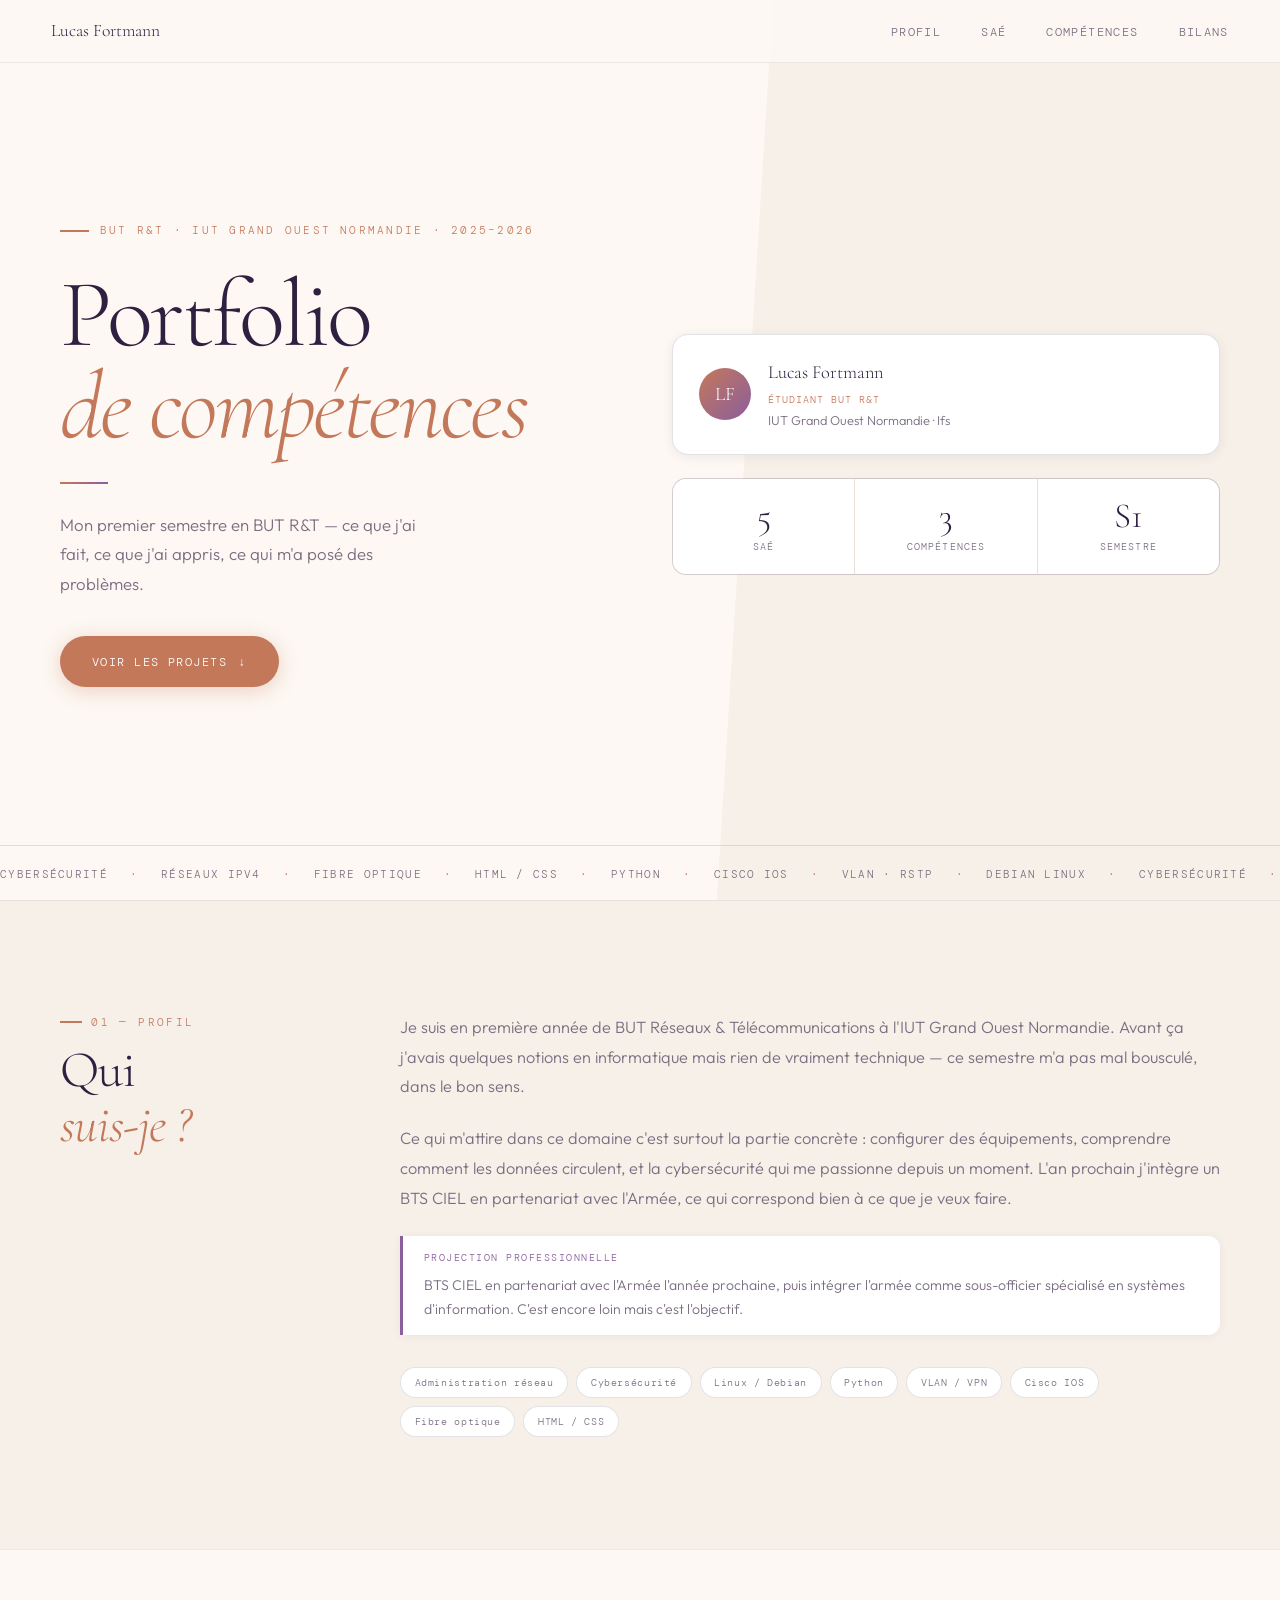
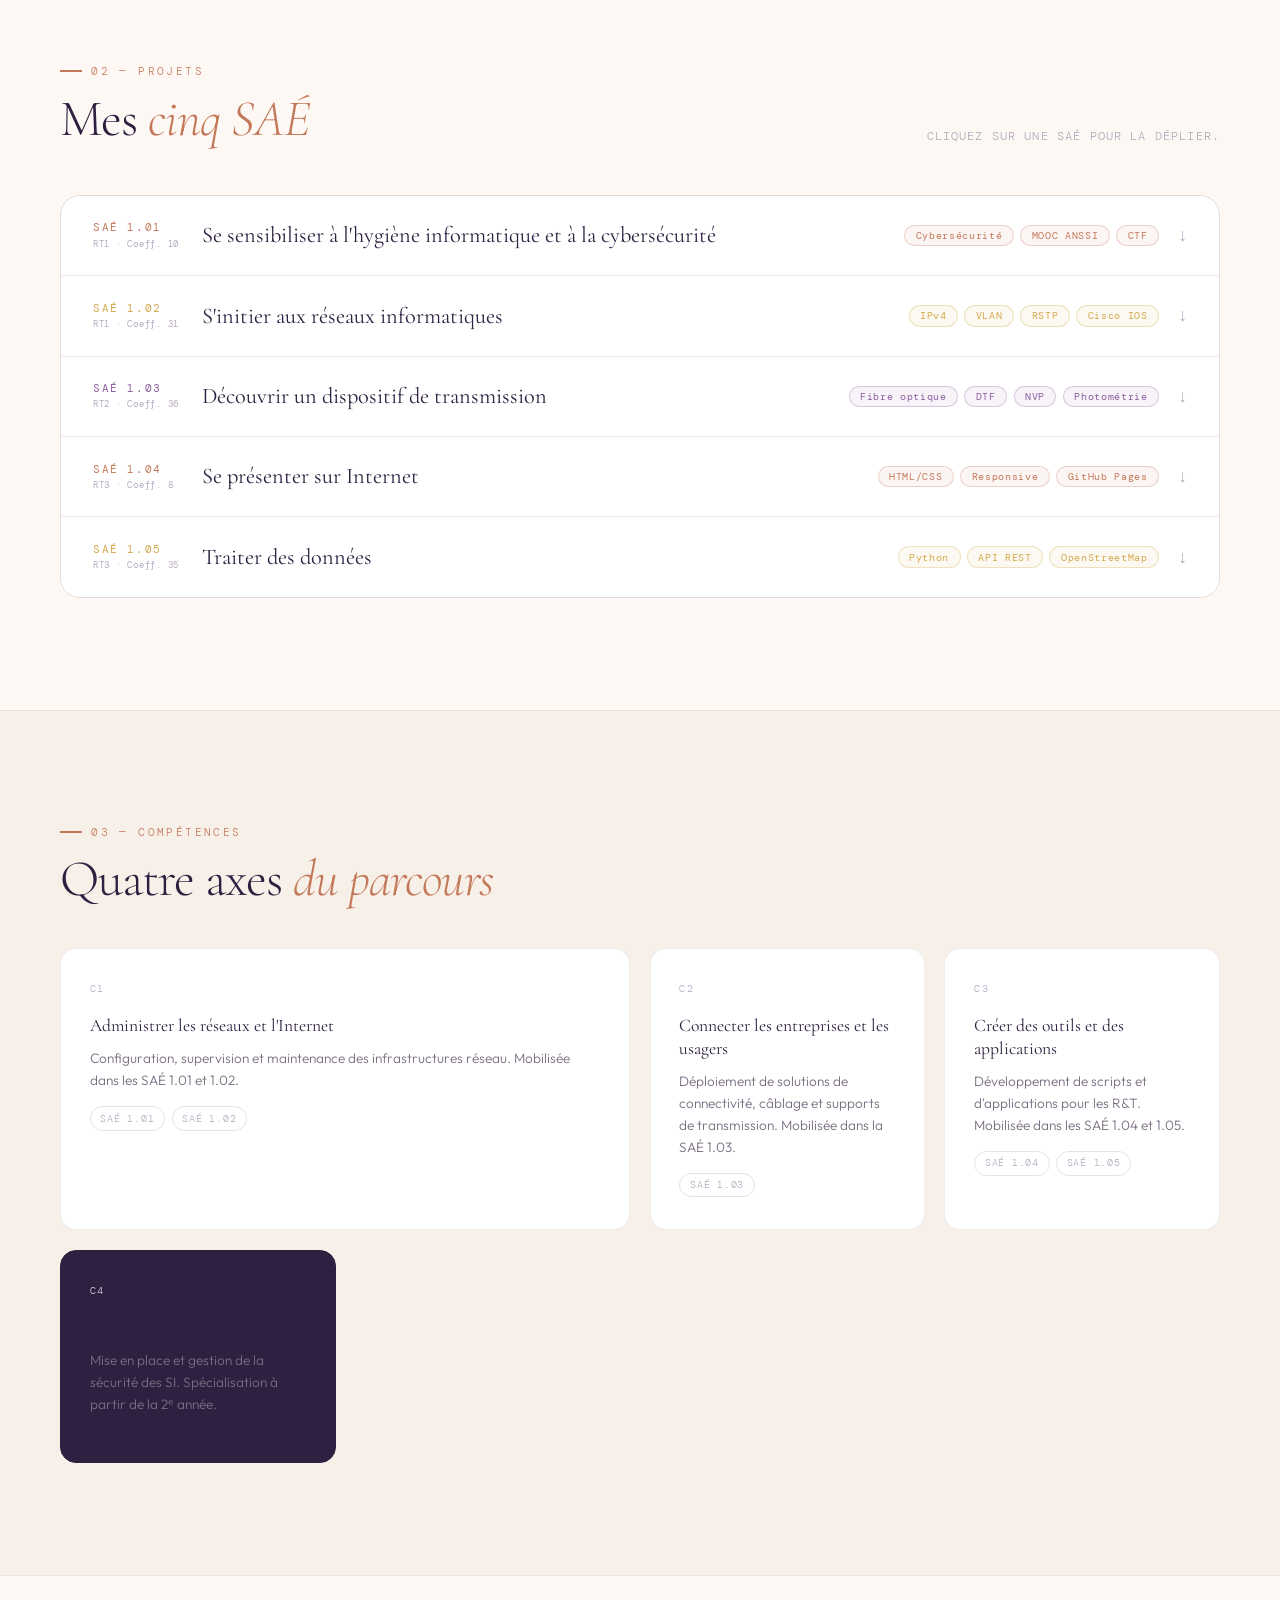
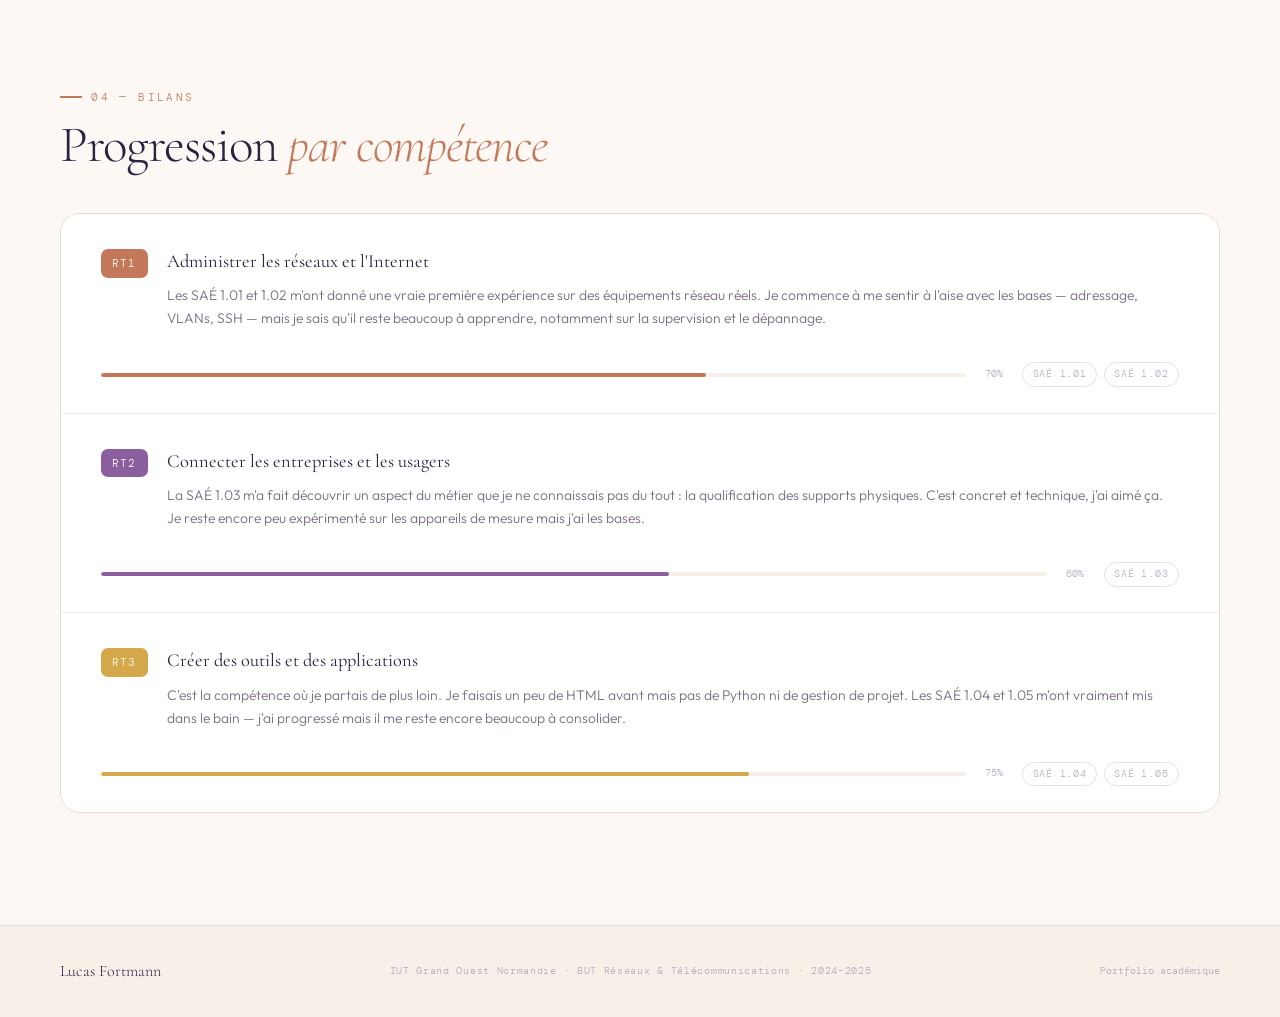
<file: index.html>
<!DOCTYPE html>
<html lang="fr">
<head>
  <meta charset="UTF-8"/>
  <meta name="viewport" content="width=device-width, initial-scale=1.0"/>
  <title>Lucas Fortmann — Portfolio R&T</title>
  <link rel="stylesheet" href="style.css"/>
  <link rel="preconnect" href="https://fonts.googleapis.com">
  <link href="https://fonts.googleapis.com/css2?family=Cormorant+Garamond:ital,wght@0,300;0,400;0,600;1,300;1,400&family=DM+Mono:wght@300;400&family=Outfit:wght@200;300;400;500&display=swap" rel="stylesheet">
</head>
<body>

<nav class="nav" id="nav">
  <a href="#accueil" class="nav-brand">Lucas Fortmann</a>
  <ul class="nav-links">
    <li><a href="#profil">Profil</a></li>
    <li><a href="#sae">SAÉ</a></li>
    <li><a href="#competences">Compétences</a></li>
    <li><a href="#bilans">Bilans</a></li>
  </ul>
  <button class="nav-burger" aria-label="Menu" aria-expanded="false" id="burger">
    <span></span><span></span><span></span>
  </button>
</nav>

<section class="hero" id="accueil">
  <div class="hero-panel"></div>
  <div class="wrap hero-inner">
    <div class="hero-left">
      <p class="eyebrow">BUT R&T · IUT Grand Ouest Normandie · 2025–2026</p>
      <h1 class="hero-h1">Portfolio<br><em>de compétences</em></h1>
      <div class="hero-rule"></div>
      <p class="hero-desc">Mon premier semestre en BUT R&T — ce que j'ai fait, ce que j'ai appris, ce qui m'a posé des problèmes.</p>
      <a href="#sae" class="btn-cta">Voir les projets <span aria-hidden="true">↓</span></a>
    </div>
    <div class="hero-right">
      <div class="profile-card">
        <div class="pc-avatar">LF</div>
        <div>
          <p class="pc-name">Lucas Fortmann</p>
          <p class="pc-role">Étudiant BUT R&T</p>
          <p class="pc-place">IUT Grand Ouest Normandie · Ifs</p>
        </div>
      </div>
      <div class="hero-stats">
        <div class="stat"><span class="stat-n">5</span><span class="stat-l">SAÉ</span></div>
        <div class="stat"><span class="stat-n">3</span><span class="stat-l">Compétences</span></div>
        <div class="stat"><span class="stat-n">S1</span><span class="stat-l">Semestre</span></div>
      </div>
    </div>
  </div>
  <div class="ticker" aria-hidden="true">
    <div class="ticker-track">
      <span>Cybersécurité</span><span>·</span><span>Réseaux IPv4</span><span>·</span><span>Fibre optique</span><span>·</span><span>HTML / CSS</span><span>·</span><span>Python</span><span>·</span><span>Cisco IOS</span><span>·</span><span>VLAN · RSTP</span><span>·</span><span>Debian Linux</span><span>·</span>
      <span>Cybersécurité</span><span>·</span><span>Réseaux IPv4</span><span>·</span><span>Fibre optique</span><span>·</span><span>HTML / CSS</span><span>·</span><span>Python</span><span>·</span><span>Cisco IOS</span><span>·</span><span>VLAN · RSTP</span><span>·</span><span>Debian Linux</span><span>·</span>
    </div>
  </div>
</section>

<section class="sec-profil" id="profil">
  <div class="wrap">
    <div class="two-col">
      <div class="two-col-label reveal">
        <p class="sec-kicker">01 — Profil</p>
        <h2 class="sec-h2">Qui<br><em>suis‑je ?</em></h2>
      </div>
      <div class="two-col-body reveal">
        <p class="bio">Je suis en première année de BUT Réseaux & Télécommunications à l'IUT Grand Ouest Normandie. Avant ça j'avais quelques notions en informatique mais rien de vraiment technique — ce semestre m'a pas mal bousculé, dans le bon sens.</p>
        <p class="bio">Ce qui m'attire dans ce domaine c'est surtout la partie concrète : configurer des équipements, comprendre comment les données circulent, et la cybersécurité qui me passionne depuis un moment. L'an prochain j'intègre un BTS CIEL en partenariat avec l'Armée, ce qui correspond bien à ce que je veux faire.</p>
        <div class="projection">
          <p class="proj-kicker">Projection professionnelle</p>
          <p class="proj-text">BTS CIEL en partenariat avec l'Armée l'année prochaine, puis intégrer l'armée comme sous-officier spécialisé en systèmes d'information. C'est encore loin mais c'est l'objectif.</p>
        </div>
        <div class="chips">
          <span>Administration réseau</span><span>Cybersécurité</span><span>Linux / Debian</span>
          <span>Python</span><span>VLAN / VPN</span><span>Cisco IOS</span>
          <span>Fibre optique</span><span>HTML / CSS</span>
        </div>
      </div>
    </div>
  </div>
</section>

<section class="sec-sae" id="sae">
  <div class="wrap">
    <div class="sae-head reveal">
      <div>
        <p class="sec-kicker">02 — Projets</p>
        <h2 class="sec-h2">Mes <em>cinq SAÉ</em></h2>
      </div>
      <p class="sae-hint">Cliquez sur une SAÉ pour la déplier.</p>
    </div>

    <div class="accordion">

      <div class="acc-item reveal">
        <button class="acc-btn" type="button" aria-expanded="false">
          <span class="acc-left">
            <span class="acc-num peach">SAÉ 1.01</span>
            <span class="acc-sub">RT1 · Coeff. 10</span>
          </span>
          <span class="acc-title">Se sensibiliser à l'hygiène informatique et à la cybersécurité</span>
          <span class="acc-tags">
            <span class="tag peach">Cybersécurité</span><span class="tag peach">MOOC ANSSI</span><span class="tag peach">CTF</span>
          </span>
          <span class="acc-icon">↓</span>
        </button>
        <div class="acc-body">
          <div class="acc-grid">
            <div>
              <h4 class="acc-h4 peach">Contexte</h4>
              <p>Se former aux risques numériques via le MOOC de l'ANSSI (4 modules), travailler en groupe sur une thématique cyber et la présenter à l'oral. Réaliser un TP CTF puis passer un QCM de micro-certification.</p>
            </div>
            <div>
              <h4 class="acc-h4 peach">Livrables</h4>
              <ul class="acc-ul peach">
                <li>MOOC ANSSI complété (4 modules)</li>
                <li>Notice collaborative de groupe</li>
                <li>Support de présentation orale</li>
                <li>TP Capture the Flag</li>
                <li>QCM — micro-certification OpenBadge</li>
              </ul>
            </div>
            <div class="acc-grid-full">
              <h4 class="acc-h4 peach">Analyse réflexive</h4>
              <p><strong>Difficultés rencontrées :</strong> La partie MOOC était accessible mais certaines notions de cryptographie m'ont demandé plusieurs lectures. Pour le TP CTF, j'ai eu du mal à savoir par où commencer — l'exercice est assez libre et au début je ne savais pas trop ce que je cherchais.</p>
              <p><strong>Ce que j'ai appris :</strong> J'avais une vague idée de ce qu'était un mot de passe sécurisé, mais je n'avais jamais vraiment compris pourquoi. Le module sur l'authentification m'a vraiment ouvert les yeux. J'ai aussi découvert SSH que je ne connaissais pas du tout avant cette SAÉ.</p>
              <p><strong>Positionnement personnel :</strong> Je me sens à l'aise sur les bases de la cybersécurité et les bonnes pratiques à adopter. Je suis encore loin d'un niveau avancé, mais je comprends maintenant les enjeux et j'ai envie d'aller plus loin sur ce sujet.</p>
            </div>
          </div>
          <a href="sae-01.html" class="acc-link peach">Voir la page détaillée →</a>
        </div>
      </div>

      <div class="acc-item reveal">
        <button class="acc-btn" type="button" aria-expanded="false">
          <span class="acc-left">
            <span class="acc-num gold">SAÉ 1.02</span>
            <span class="acc-sub">RT1 · Coeff. 31</span>
          </span>
          <span class="acc-title">S'initier aux réseaux informatiques</span>
          <span class="acc-tags">
            <span class="tag gold">IPv4</span><span class="tag gold">VLAN</span><span class="tag gold">RSTP</span><span class="tag gold">Cisco IOS</span>
          </span>
          <span class="acc-icon">↓</span>
        </button>
        <div class="acc-body">
          <div class="acc-grid">
            <div>
              <h4 class="acc-h4 gold">Contexte</h4>
              <p>Concevoir et déployer un réseau d'entreprise complet : adressage IPv4, VLANs, RSTP, agrégation de liens, commutateurs Cisco 2960/3560, routeur 2911 et serveur Debian multi-services sur Proxmox.</p>
            </div>
            <div>
              <h4 class="acc-h4 gold">Livrables</h4>
              <ul class="acc-ul gold">
                <li>Schéma d'architecture réseau annoté</li>
                <li>Configurations Cisco (switches, routeur)</li>
                <li>VM Debian (web, FTP, DNS, TFTP)</li>
                <li>Captures Wireshark inter-VLAN</li>
                <li>Rapport de projet</li>
              </ul>
            </div>
            <div class="acc-grid-full">
              <h4 class="acc-h4 gold">Analyse réflexive</h4>
              <p><strong>Difficultés rencontrées :</strong> C'est la SAÉ qui m'a le plus demandé. La configuration des VLANs sur les switches Cisco n'était pas évidente au début, et le routage inter-VLAN sur le 3560 m'a pris beaucoup de temps. J'ai aussi galéré avec l'installation des services sur Debian, notamment le DNS qui ne fonctionnait pas à cause d'une faute de frappe dans le fichier de conf.</p>
              <p><strong>Ce que j'ai appris :</strong> J'ai vraiment compris comment un réseau d'entreprise est structuré, ce que je ne voyais pas du tout avant. Les commandes Cisco IOS sont devenues plus naturelles au fil des séances. Et j'ai appris à lire les erreurs plutôt que de tout recommencer depuis le début.</p>
              <p><strong>Positionnement personnel :</strong> C'est la compétence où j'ai le plus progressé ce semestre. Je suis capable de mettre en place un réseau de base, même si je sais qu'il me manque encore beaucoup de choses, notamment sur la sécurisation des équipements.</p>
            </div>
          </div>
          <a href="sae-02.html" class="acc-link gold">Voir la page détaillée →</a>
        </div>
      </div>

      <div class="acc-item reveal">
        <button class="acc-btn" type="button" aria-expanded="false">
          <span class="acc-left">
            <span class="acc-num violet">SAÉ 1.03</span>
            <span class="acc-sub">RT2 · Coeff. 36</span>
          </span>
          <span class="acc-title">Découvrir un dispositif de transmission</span>
          <span class="acc-tags">
            <span class="tag violet">Fibre optique</span><span class="tag violet">DTF</span><span class="tag violet">NVP</span><span class="tag violet">Photométrie</span>
          </span>
          <span class="acc-icon">↓</span>
        </button>
        <div class="acc-body">
          <div class="acc-grid">
            <div>
              <h4 class="acc-h4 violet">Contexte</h4>
              <p>Étude expérimentale des supports physiques : câble coaxial RG58, câble Ethernet et fibre FTTH. Mesures DTF, régime impulsionnel (GBF + oscilloscope), calcul NVP et mesures photométriques.</p>
            </div>
            <div>
              <h4 class="acc-h4 violet">Livrables</h4>
              <ul class="acc-ul violet">
                <li>Rapport de mesures cuivre (A4)</li>
                <li>Rapport de mesures fibre optique</li>
                <li>Fiche de synthèse documentaire A3</li>
                <li>QCM final ecampus</li>
              </ul>
            </div>
            <div class="acc-grid-full">
              <h4 class="acc-h4 violet">Analyse réflexive</h4>
              <p><strong>Difficultés rencontrées :</strong> La notion de NVP était vraiment nouvelle pour moi et j'ai mis du temps à comprendre à quoi elle servait concrètement. La prise en main de l'analyseur DTF n'était pas non plus évidente au départ — l'interface est assez technique et il faut bien paramétrer avant de mesurer.</p>
              <p><strong>Ce que j'ai appris :</strong> Je ne savais pas du tout comment on qualifie un câble sur le terrain avant cette SAÉ. Maintenant je comprends pourquoi on ne peut pas brancher n'importe quel câble n'importe comment, et ce que signifie une atténuation trop élevée sur une liaison fibre. Ça m'a aussi donné envie de voir la partie terrain du métier.</p>
              <p><strong>Positionnement personnel :</strong> Je maîtrise les manipulations qu'on a faites, mais je ne me sens pas encore à l'aise pour intervenir seul sur une installation réelle. Il me faudrait plus de pratique sur les appareils de mesure.</p>
            </div>
          </div>
          <a href="sae-03.html" class="acc-link violet">Voir la page détaillée →</a>
        </div>
      </div>

      <div class="acc-item reveal">
        <button class="acc-btn" type="button" aria-expanded="false">
          <span class="acc-left">
            <span class="acc-num peach">SAÉ 1.04</span>
            <span class="acc-sub">RT3 · Coeff. 8</span>
          </span>
          <span class="acc-title">Se présenter sur Internet</span>
          <span class="acc-tags">
            <span class="tag peach">HTML/CSS</span><span class="tag peach">Responsive</span><span class="tag peach">GitHub Pages</span>
          </span>
          <span class="acc-icon">↓</span>
        </button>
        <div class="acc-body">
          <div class="acc-grid">
            <div>
              <h4 class="acc-h4 peach">Contexte</h4>
              <p>Réaliser un site web multipage : ≥ 3 pages, charte graphique cohérente, validation W3C, responsive, animations CSS, hébergement GitHub Pages. Livrables de gestion de projet inclus.</p>
            </div>
            <div>
              <h4 class="acc-h4 peach">Livrables</h4>
              <ul class="acc-ul peach">
                <li>Site web HTML/CSS multipage</li>
                <li>Repository GitHub + GitHub Pages</li>
                <li>WBS / MindMap &amp; rétroplanning</li>
                <li>Tableau de suivi Trello/Kanboard</li>
              </ul>
            </div>
            <div class="acc-grid-full">
              <h4 class="acc-h4 peach">Analyse réflexive</h4>
              <p><strong>Difficultés rencontrées :</strong> Je savais faire des pages HTML basiques mais CSS m'a vraiment posé des problèmes, surtout pour le responsive. Flexbox n'était pas intuitif au début et j'ai passé beaucoup de temps sur des détails de mise en page. La gestion de projet (WBS, rétroplanning) était aussi une nouveauté — je ne savais pas trop comment organiser ça.</p>
              <p><strong>Ce que j'ai appris :</strong> J'ai beaucoup appris sur la structure d'un projet web, de la conception à la mise en ligne. Le fait de devoir rendre un site validé W3C m'a forcé à être rigoureux sur mon code. Et j'ai découvert GitHub Pages que je ne connaissais pas.</p>
              <p><strong>Positionnement personnel :</strong> Je suis capable de faire un site HTML/CSS fonctionnel et responsive, même si je suis encore loin des frameworks modernes. La partie gestion de projet reste un axe à améliorer — j'ai tendance à sous-estimer le temps que prennent les tâches.</p>
            </div>
          </div>
          <a href="sae-04.html" class="acc-link peach">Voir la page détaillée →</a>
        </div>
      </div>

      <div class="acc-item reveal">
        <button class="acc-btn" type="button" aria-expanded="false">
          <span class="acc-left">
            <span class="acc-num gold">SAÉ 1.05</span>
            <span class="acc-sub">RT3 · Coeff. 35</span>
          </span>
          <span class="acc-title">Traiter des données</span>
          <span class="acc-tags">
            <span class="tag gold">Python</span><span class="tag gold">API REST</span><span class="tag gold">OpenStreetMap</span>
          </span>
          <span class="acc-icon">↓</span>
        </button>
        <div class="acc-body">
          <div class="acc-grid">
            <div>
              <h4 class="acc-h4 gold">Contexte</h4>
              <p>En binôme : collecter des données via l'API REST OpenStreetMap, les traiter statistiquement et exporter un rapport Markdown/HTML. Projet en autonomie avec deux points d'étape évalués.</p>
            </div>
            <div>
              <h4 class="acc-h4 gold">Livrables</h4>
              <ul class="acc-ul gold">
                <li>Script Python commenté et fonctionnel</li>
                <li>Rapport généré en Markdown (.md)</li>
                <li>Fichier HTML par compilation</li>
                <li>Évaluation des deux points d'étape</li>
              </ul>
            </div>
            <div class="acc-grid-full">
              <h4 class="acc-h4 gold">Analyse réflexive</h4>
              <p><strong>Difficultés rencontrées :</strong> Comprendre la structure des données JSON renvoyées par l'API OpenStreetMap a pris du temps — c'est très imbriqué et il faut bien lire la documentation pour s'y retrouver. On a aussi eu des erreurs HTTP qu'on ne comprenait pas au début, notamment des 429 liés au rate limiting.</p>
              <p><strong>Ce que j'ai appris :</strong> C'est la première fois que je travaillais avec une vraie API externe et ça m'a vraiment aidé à comprendre comment fonctionne le modèle requête/réponse. Python aussi, j'ai progressé — notamment sur la gestion des fichiers et l'organisation du code en fonctions.</p>
              <p><strong>Positionnement personnel :</strong> Je peux maintenant écrire un script Python qui récupère et traite des données depuis une API, ce que je n'aurais pas cru possible en début d'année. Il me reste des progrès à faire sur la structure du code et la gestion des erreurs.</p>
            </div>
          </div>
          <a href="sae-05.html" class="acc-link gold">Voir la page détaillée →</a>
        </div>
      </div>

    </div>
  </div>
</section>

<section class="sec-comp" id="competences">
  <div class="wrap">
    <p class="sec-kicker reveal">03 — Compétences</p>
    <h2 class="sec-h2 reveal" style="margin-bottom:2.5rem">Quatre axes <em>du parcours</em></h2>
    <div class="comp-grid">
      <div class="comp-card comp-wide reveal" data-top="peach">
        <span class="comp-num">C1</span>
        <h3>Administrer les réseaux et l'Internet</h3>
        <p>Configuration, supervision et maintenance des infrastructures réseau. Mobilisée dans les SAÉ 1.01 et 1.02.</p>
        <div class="comp-refs"><span>SAÉ 1.01</span><span>SAÉ 1.02</span></div>
      </div>
      <div class="comp-card reveal" data-top="violet">
        <span class="comp-num">C2</span>
        <h3>Connecter les entreprises et les usagers</h3>
        <p>Déploiement de solutions de connectivité, câblage et supports de transmission. Mobilisée dans la SAÉ 1.03.</p>
        <div class="comp-refs"><span>SAÉ 1.03</span></div>
      </div>
      <div class="comp-card reveal" data-top="gold">
        <span class="comp-num">C3</span>
        <h3>Créer des outils et des applications</h3>
        <p>Développement de scripts et d'applications pour les R&T. Mobilisée dans les SAÉ 1.04 et 1.05.</p>
        <div class="comp-refs"><span>SAÉ 1.04</span><span>SAÉ 1.05</span></div>
      </div>
      <div class="comp-card comp-dark reveal">
        <span class="comp-num">C4</span>
        <h3>Administrer un SI sécurisé</h3>
        <p>Mise en place et gestion de la sécurité des SI. Spécialisation à partir de la 2ᵉ année.</p>
      </div>
    </div>
  </div>
</section>

<section class="sec-bilans" id="bilans">
  <div class="wrap">
    <p class="sec-kicker reveal">04 — Bilans</p>
    <h2 class="sec-h2 reveal" style="margin-bottom:2.5rem">Progression <em>par compétence</em></h2>
    <div class="bilans-stack">
      <div class="bilan reveal">
        <div class="bilan-top">
          <span class="bilan-badge" style="background:var(--peach)">RT1</span>
          <div>
            <h3>Administrer les réseaux et l'Internet</h3>
            <p>Les SAÉ 1.01 et 1.02 m'ont donné une vraie première expérience sur des équipements réseau réels. Je commence à me sentir à l'aise avec les bases — adressage, VLANs, SSH — mais je sais qu'il reste beaucoup à apprendre, notamment sur la supervision et le dépannage.</p>
          </div>
        </div>
        <div class="bilan-bot">
          <div class="prog"><div class="prog-fill" style="width:70%;background:var(--peach)"></div></div>
          <span class="prog-pct">70%</span>
          <div class="bilan-refs"><span>SAÉ 1.01</span><span>SAÉ 1.02</span></div>
        </div>
      </div>
      <div class="bilan reveal">
        <div class="bilan-top">
          <span class="bilan-badge" style="background:var(--violet)">RT2</span>
          <div>
            <h3>Connecter les entreprises et les usagers</h3>
            <p>La SAÉ 1.03 m'a fait découvrir un aspect du métier que je ne connaissais pas du tout : la qualification des supports physiques. C'est concret et technique, j'ai aimé ça. Je reste encore peu expérimenté sur les appareils de mesure mais j'ai les bases.</p>
          </div>
        </div>
        <div class="bilan-bot">
          <div class="prog"><div class="prog-fill" style="width:60%;background:var(--violet)"></div></div>
          <span class="prog-pct">60%</span>
          <div class="bilan-refs"><span>SAÉ 1.03</span></div>
        </div>
      </div>
      <div class="bilan reveal">
        <div class="bilan-top">
          <span class="bilan-badge" style="background:var(--gold)">RT3</span>
          <div>
            <h3>Créer des outils et des applications</h3>
            <p>C'est la compétence où je partais de plus loin. Je faisais un peu de HTML avant mais pas de Python ni de gestion de projet. Les SAÉ 1.04 et 1.05 m'ont vraiment mis dans le bain — j'ai progressé mais il me reste encore beaucoup à consolider.</p>
          </div>
        </div>
        <div class="bilan-bot">
          <div class="prog"><div class="prog-fill" style="width:75%;background:var(--gold)"></div></div>
          <span class="prog-pct">75%</span>
          <div class="bilan-refs"><span>SAÉ 1.04</span><span>SAÉ 1.05</span></div>
        </div>
      </div>
    </div>
  </div>
</section>

<footer class="footer">
  <div class="wrap footer-inner">
    <span class="footer-name">Lucas Fortmann</span>
    <span class="footer-mid">IUT Grand Ouest Normandie · BUT Réseaux &amp; Télécommunications · 2024–2025</span>
    <span class="footer-copy">Portfolio académique</span>
  </div>
</footer>

<script>
const nav = document.getElementById('nav');
window.addEventListener('scroll', () => nav.classList.toggle('scrolled', scrollY > 60), {passive:true});

const burger = document.getElementById('burger');
const navLinks = document.querySelector('.nav-links');
burger.addEventListener('click', () => {
  const open = navLinks.classList.toggle('open');
  burger.setAttribute('aria-expanded', open);
  const s = burger.querySelectorAll('span');
  if (open) { s[0].style.transform='rotate(45deg) translate(4px,4px)'; s[1].style.opacity='0'; s[2].style.transform='rotate(-45deg) translate(4px,-4px)'; }
  else { s.forEach(x => { x.style.transform=''; x.style.opacity=''; }); }
});
navLinks.querySelectorAll('a').forEach(a => a.addEventListener('click', () => {
  navLinks.classList.remove('open');
  burger.querySelectorAll('span').forEach(x => { x.style.transform=''; x.style.opacity=''; });
}));

document.querySelectorAll('.acc-btn').forEach(btn => {
  btn.addEventListener('click', () => {
    const item = btn.closest('.acc-item');
    const open = item.classList.contains('open');
    document.querySelectorAll('.acc-item.open').forEach(o => {
      o.classList.remove('open');
      o.querySelector('.acc-btn').setAttribute('aria-expanded','false');
    });
    if (!open) {
      item.classList.add('open');
      btn.setAttribute('aria-expanded','true');
      setTimeout(() => item.scrollIntoView({behavior:'smooth', block:'nearest'}), 50);
    }
  });
});

const io = new IntersectionObserver(entries => {
  entries.forEach(e => { if (e.isIntersecting) { e.target.classList.add('visible'); io.unobserve(e.target); } });
}, {threshold: 0.07});
document.querySelectorAll('.reveal').forEach(el => io.observe(el));
</script>
</body>
</html>
</file>
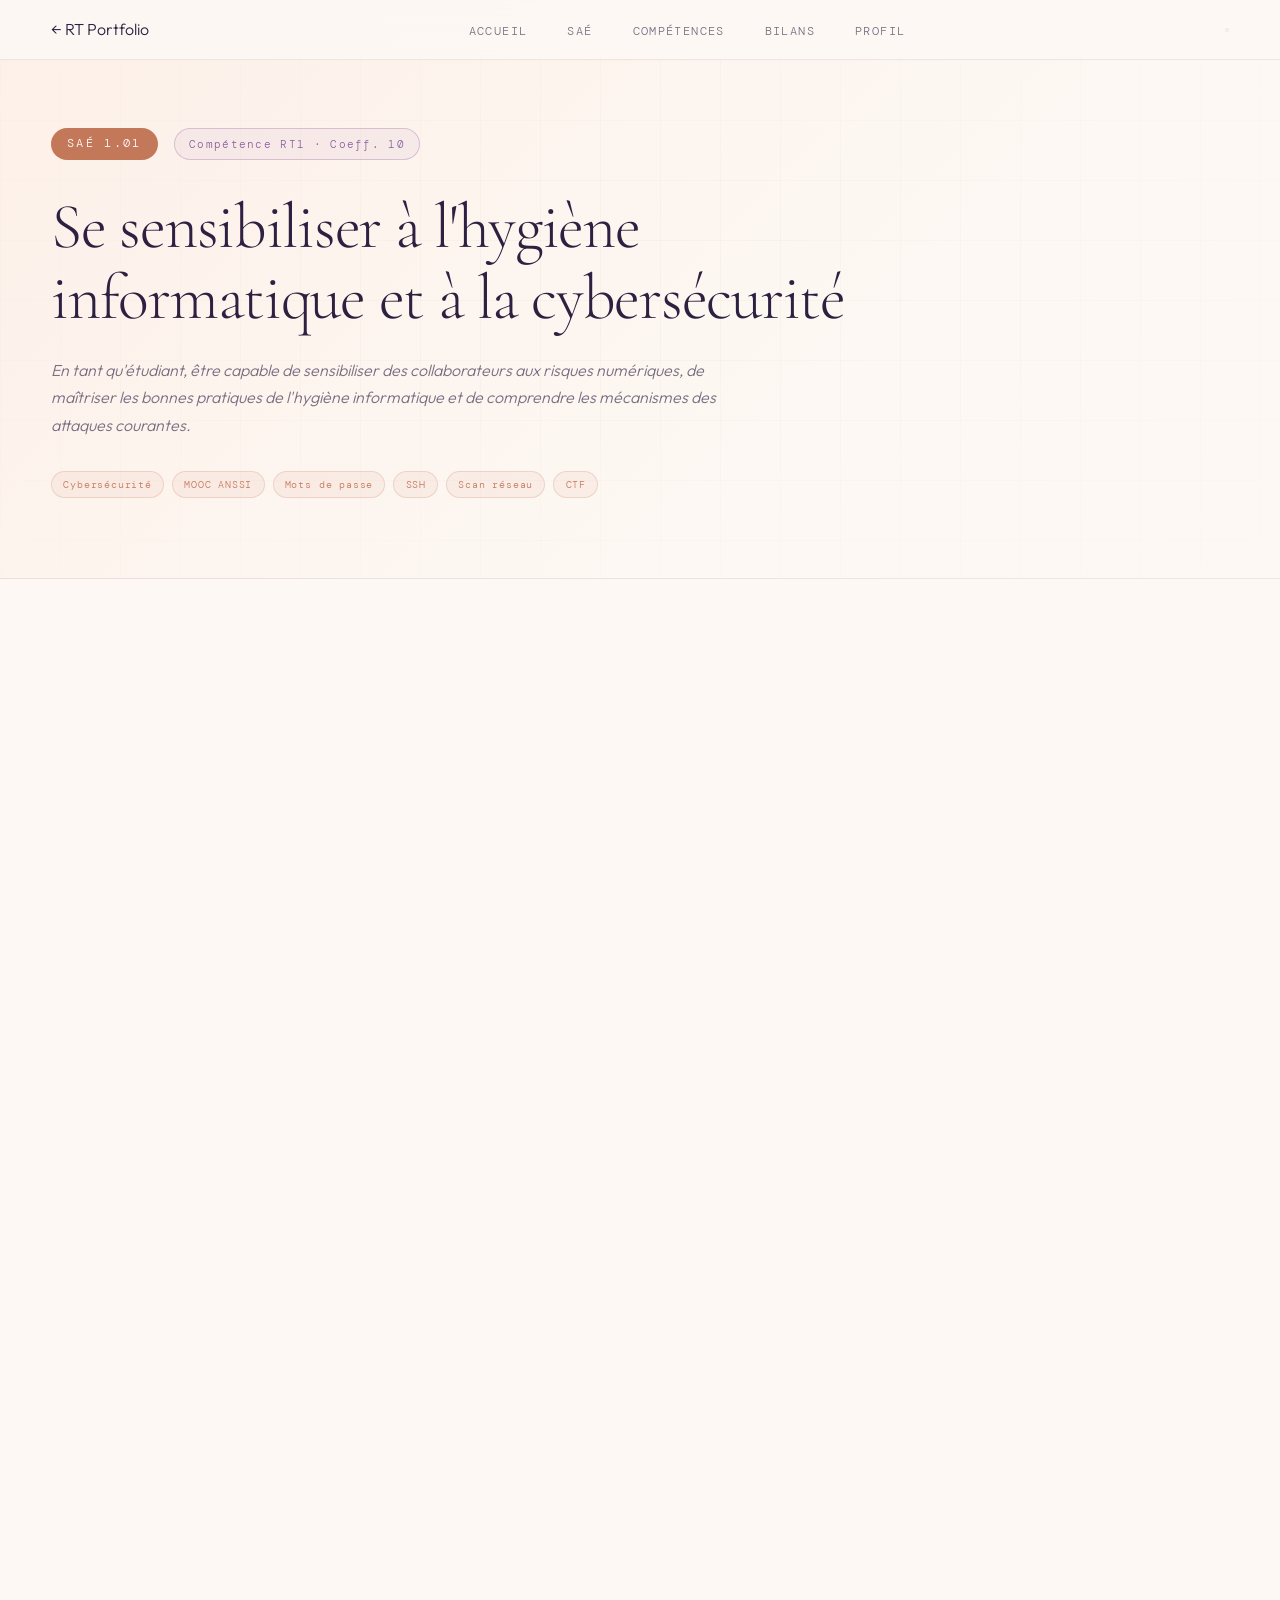
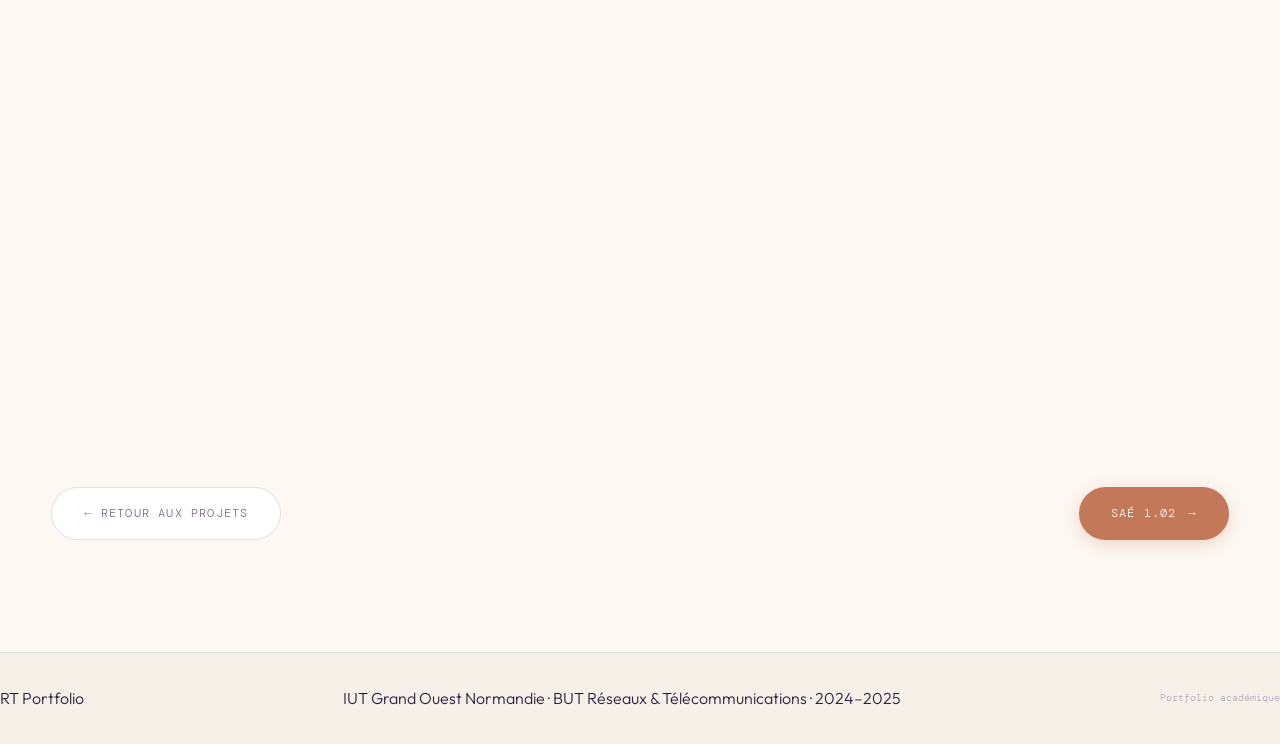
<file: sae-01.html>
<!DOCTYPE html>
<html lang="fr">
<head>
  <meta charset="UTF-8" />
  <meta name="viewport" content="width=device-width, initial-scale=1.0"/>
  <title>SAÉ 1.01 — Portfolio R&T</title>
  <link rel="stylesheet" href="style.css" />
  <link rel="preconnect" href="https://fonts.googleapis.com">
  <link href="https://fonts.googleapis.com/css2?family=Cormorant+Garamond:ital,wght@0,300;0,400;0,600;1,300;1,400&family=DM+Mono:wght@300;400&family=Outfit:wght@200;300;400;500&display=swap" rel="stylesheet">
</head>
<body>

  <nav class="nav" id="nav">
    <a href="index.html" class="nav-logo">← RT Portfolio</a>
    <ul class="nav-links">
      <li><a href="index.html#accueil">Accueil</a></li>
      <li><a href="index.html#projets">SAÉ</a></li>
      <li><a href="index.html#competences">Compétences</a></li>
      <li><a href="index.html#bilans">Bilans</a></li>
      <li><a href="index.html#presentation">Profil</a></li>
    </ul>
    <button class="nav-toggle" aria-label="menu">
      <span></span><span></span><span></span>
    </button>
  </nav>

  <section class="sae-page-hero">
    <div class="container">
      <div class="sae-page-eyebrow">
        <span class="sae-page-num">SAÉ 1.01</span>
        <span class="sae-page-badge">Compétence RT1 · Coeff. 10</span>
      </div>
      <h1 class="sae-page-title">Se sensibiliser à l'hygiène informatique et à la cybersécurité</h1>
      <p class="sae-page-sub">En tant qu'étudiant, être capable de sensibiliser des collaborateurs aux risques numériques, de maîtriser les bonnes pratiques de l'hygiène informatique et de comprendre les mécanismes des attaques courantes.</p>
      <div class="sae-page-ac">
        <span class="ac-tag">Cybersécurité</span>
        <span class="ac-tag">MOOC ANSSI</span>
        <span class="ac-tag">Mots de passe</span>
        <span class="ac-tag">SSH</span>
        <span class="ac-tag">Scan réseau</span>
        <span class="ac-tag">CTF</span>
      </div>
    </div>
  </section>

  <main class="sae-page-main">
    <div class="container">
      <div class="sae-page-grid">

        <section class="sae-section reveal">
          <div class="sae-section-label">01</div>
          <div class="sae-section-content">
            <h2>Contexte & Objectifs</h2>
            <p><strong>Problématique professionnelle :</strong> Le professionnel R&T est l'un des premiers interlocuteurs des nouveaux collaborateurs arrivant en entreprise. Il doit les sensibiliser aux bonnes pratiques de l'hygiène informatique, leur faire adopter les bons réflexes et leur faire connaître la charte informatique imposée par la DSI.</p>
            <p><strong>Mission confiée :</strong> Se former aux risques numériques via le MOOC de l'ANSSI (4 modules : panorama de la sécurité SSI, authentification, sécurité Internet, sécurité partout), puis travailler en groupe sur une thématique cyber (mots de passe, accès SSH ou scan réseau) et la présenter à l'oral. Réaliser un TP de type Capture the Flag, puis passer un QCM pour obtenir une micro-certification.</p>
          </div>
        </section>

        <section class="sae-section reveal">
          <div class="sae-section-label">02</div>
          <div class="sae-section-content">
            <h2>Thématiques abordées</h2>
            <ul class="sae-ac-list">
              <li><strong>Lot A — Mots de passe :</strong> Bonnes pratiques de complexité, attaques par force brute et dictionnaire (outils Debian), gestionnaires de mots de passe.</li>
              <li><strong>Lot B — Accès SSH :</strong> Fonctionnement du protocole et chiffrement, renforcement de la sécurité (port, algorithmes, blocage d'IP), remplacement login/password par clé publique/privée.</li>
              <li><strong>Lot C — Scan réseau :</strong> Découverte des machines et des OS (fingerprint), identification des services et versions avec des outils Debian (nmap, etc.).</li>
            </ul>
          </div>
        </section>

        <section class="sae-section reveal">
          <div class="sae-section-label">03</div>
          <div class="sae-section-content">
            <h2>Ma contribution & tâches réalisées</h2>
            <p>À compléter : décrivez votre lot de travail (A, B ou C), les recherches effectuées, les outils utilisés sur Debian, le document collaboratif produit et votre rôle lors de la présentation orale. Précisez également votre progression dans le MOOC ANSSI et votre résultat au CTF et au QCM.</p>
          </div>
        </section>

        <section class="sae-section reveal">
          <div class="sae-section-label">04</div>
          <div class="sae-section-content">
            <h2>Traces & livrables</h2>
            <ul class="sae-traces-list">
              <li>MOOC ANSSI complété (4 modules)</li>
              <li>Notice collaborative de groupe (document en ligne)</li>
              <li>Support de présentation orale (diapositives)</li>
              <li>TP Capture the Flag réalisé</li>
              <li>QCM Moodle passé (30 min) — micro-certification OpenBadge</li>
            </ul>
          </div>
        </section>

        <section class="sae-section highlight-section reveal">
          <div class="sae-section-label">05</div>
          <div class="sae-section-content">
            <h2>Analyse réflexive</h2>
            <p><strong>Difficultés rencontrées :</strong> À compléter — par exemple : appréhension des outils d'attaque sur Debian, complexité de certaines notions cryptographiques, organisation du travail en groupe autonome.</p>
            <p><strong>Solutions apportées :</strong> À compléter — ressources complémentaires consultées, entraide au sein du groupe, reformulation des notions complexes pour la présentation orale.</p>
            <p><strong>Ce que j'ai appris :</strong> À compléter — compréhension des vecteurs d'attaque courants, importance de la politique de mots de passe, fonctionnement de SSH avec clés asymétriques, posture de sensibilisation vis-à-vis de non-spécialistes.</p>
            <p><strong>Positionnement personnel :</strong> À compléter — évaluez votre niveau de maîtrise de la compétence RT1 après cette SAÉ, et identifiez les points à consolider.</p>
          </div>
        </section>

      </div>

      <div class="sae-page-nav-btns">
        <a href="index.html#projets" class="btn-secondary">← Retour aux projets</a>
        <a href="sae-02.html" class="btn-primary">SAÉ 1.02 <span class="arrow">→</span></a>
      </div>
    </div>
  </main>

  <footer class="footer">
    <div class="container footer-inner">
      <span class="footer-logo">RT Portfolio</span>
      <span class="footer-mention">IUT Grand Ouest Normandie · BUT Réseaux & Télécommunications · 2024–2025</span>
      <span class="footer-copy">Portfolio académique</span>
    </div>
  </footer>

  <script src="script.js"></script>
</body>
</html>
</file>
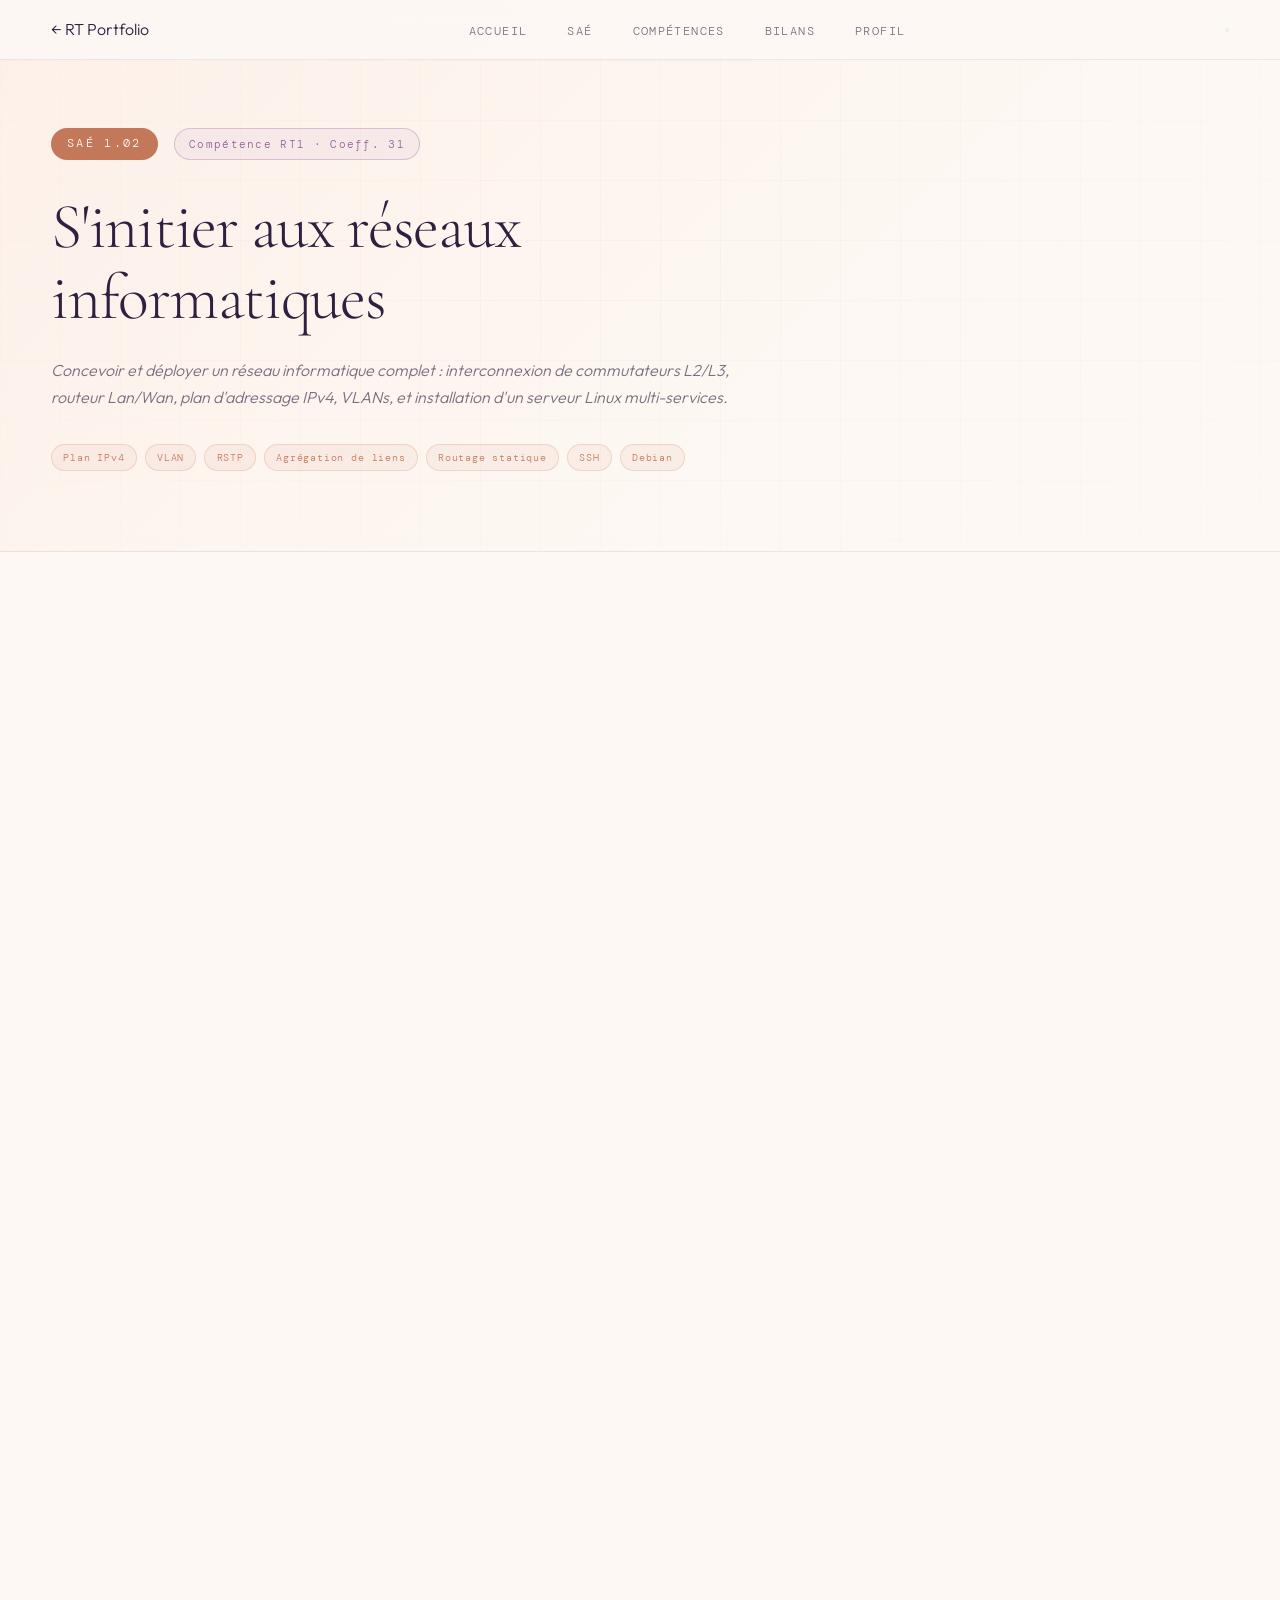
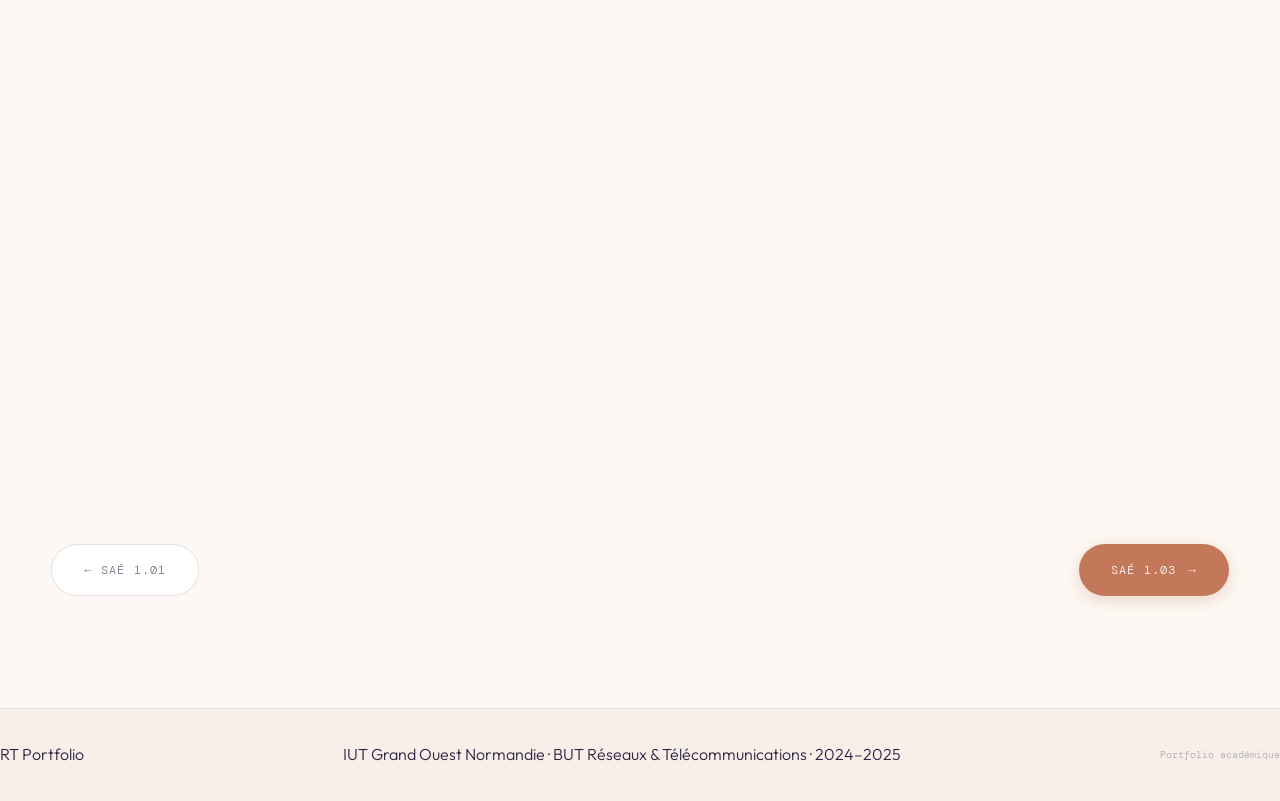
<file: sae-02.html>
<!DOCTYPE html>
<html lang="fr">
<head>
  <meta charset="UTF-8" />
  <meta name="viewport" content="width=device-width, initial-scale=1.0"/>
  <title>SAÉ 1.02 — Portfolio R&T</title>
  <link rel="stylesheet" href="style.css" />
  <link rel="preconnect" href="https://fonts.googleapis.com">
  <link href="https://fonts.googleapis.com/css2?family=Cormorant+Garamond:ital,wght@0,300;0,400;0,600;1,300;1,400&family=DM+Mono:wght@300;400&family=Outfit:wght@200;300;400;500&display=swap" rel="stylesheet">
</head>
<body>

  <nav class="nav" id="nav">
    <a href="index.html" class="nav-logo">← RT Portfolio</a>
    <ul class="nav-links">
      <li><a href="index.html#accueil">Accueil</a></li>
      <li><a href="index.html#projets">SAÉ</a></li>
      <li><a href="index.html#competences">Compétences</a></li>
      <li><a href="index.html#bilans">Bilans</a></li>
      <li><a href="index.html#presentation">Profil</a></li>
    </ul>
    <button class="nav-toggle" aria-label="menu">
      <span></span><span></span><span></span>
    </button>
  </nav>

  <section class="sae-page-hero">
    <div class="container">
      <div class="sae-page-eyebrow">
        <span class="sae-page-num">SAÉ 1.02</span>
        <span class="sae-page-badge">Compétence RT1 · Coeff. 31</span>
      </div>
      <h1 class="sae-page-title">S'initier aux réseaux informatiques</h1>
      <p class="sae-page-sub">Concevoir et déployer un réseau informatique complet : interconnexion de commutateurs L2/L3, routeur Lan/Wan, plan d'adressage IPv4, VLANs, et installation d'un serveur Linux multi-services.</p>
      <div class="sae-page-ac">
        <span class="ac-tag">Plan IPv4</span>
        <span class="ac-tag">VLAN</span>
        <span class="ac-tag">RSTP</span>
        <span class="ac-tag">Agrégation de liens</span>
        <span class="ac-tag">Routage statique</span>
        <span class="ac-tag">SSH</span>
        <span class="ac-tag">Debian</span>
      </div>
    </div>
  </section>

  <main class="sae-page-main">
    <div class="container">
      <div class="sae-page-grid">

        <section class="sae-section reveal">
          <div class="sae-section-label">01</div>
          <div class="sae-section-content">
            <h2>Contexte & Objectifs</h2>
            <p><strong>Problématique professionnelle :</strong> L'étudiant est confronté à la découverte et la mise en œuvre d'un premier réseau informatique. Il doit appréhender la diversité des constituants réseau et comprendre leurs interactions — indispensable avant toute intervention sur une infrastructure d'entreprise.</p>
            <p><strong>Mission confiée :</strong> Concevoir et déployer un réseau d'entreprise complet incluant l'adressage, la segmentation par VLANs, la sécurité des commutateurs (anti-broadcast storm, protection CAM, port-security), et l'installation d'un serveur Debian proposant des services web, FTP, DNS, TFTP et SSH.</p>
            <p><strong>Équipements utilisés :</strong> Commutateurs Cisco Catalyst 2960 (L2), 3560 (L2/L3), routeur Cisco 2911, machines virtuelles sur Proxmox.</p>
          </div>
        </section>

        <section class="sae-section reveal">
          <div class="sae-section-label">02</div>
          <div class="sae-section-content">
            <h2>Technologies et compétences ciblées</h2>
            <ul class="sae-ac-list">
              <li><strong>Plan d'adressage IPv4 :</strong> Conception du schéma d'adressage, attribution des sous-réseaux et configuration des interfaces.</li>
              <li><strong>Commutateurs L2 / L2-L3 :</strong> Configuration RSTP (Spanning Tree), agrégation de liens (EtherChannel), routage inter-VLAN sur le 3560, sécurité des ports (port-security, BPDU Guard).</li>
              <li><strong>Routeur Cisco 2911 :</strong> Routage statique, configuration des interfaces Lan/Wan.</li>
              <li><strong>Serveur Debian :</strong> Installation multi-disques, 2 cartes réseau, services web, FTP, DNS cache, TFTP.</li>
              <li><strong>Accès SSH sécurisé :</strong> Vers les équipements réseau (login/password) et vers le serveur (clés publique/privée).</li>
            </ul>
          </div>
        </section>

        <section class="sae-section reveal">
          <div class="sae-section-label">03</div>
          <div class="sae-section-content">
            <h2>Ma contribution & tâches réalisées</h2>
            <p>À compléter : décrivez les étapes du projet sur lesquelles vous avez travaillé (câblage, configuration des switches, routeur, installation Debian, configuration des services…). Précisez votre rôle au sein du groupe et les tâches dont vous étiez personnellement responsable. Mentionnez les outils et commandes Cisco IOS utilisés.</p>
          </div>
        </section>

        <section class="sae-section reveal">
          <div class="sae-section-label">04</div>
          <div class="sae-section-content">
            <h2>Traces & livrables</h2>
            <ul class="sae-traces-list">
              <li>Schéma d'architecture réseau annoté</li>
              <li>Fichiers de configuration Cisco (switches 2960, 3560, routeur 2911)</li>
              <li>VM Debian fonctionnelle avec services actifs (web, FTP, DNS, TFTP)</li>
              <li>Captures Wireshark ou tcpdump illustrant le trafic inter-VLAN</li>
              <li>Rapport de projet avec analyse des choix techniques</li>
            </ul>
          </div>
        </section>

        <section class="sae-section highlight-section reveal">
          <div class="sae-section-label">05</div>
          <div class="sae-section-content">
            <h2>Analyse réflexive</h2>
            <p><strong>Difficultés rencontrées :</strong> À compléter — par exemple : configuration du routage inter-VLAN sur le 3560, compréhension du RSTP et prévention des boucles, mise en place de la politique de mots de passe sur les équipements.</p>
            <p><strong>Solutions apportées :</strong> À compléter — documentation Cisco consultée, tests méthodiques sur l'environnement de virtualisation Proxmox, débogage par les commandes show.</p>
            <p><strong>Ce que j'ai appris :</strong> À compléter — vision d'ensemble d'une infrastructure réseau d'entreprise, raisonnement en couches OSI, démarche de diagnostic et d'administration des équipements actifs.</p>
            <p><strong>Positionnement personnel :</strong> À compléter — évaluez votre niveau de maîtrise de la compétence RT1 après cette SAÉ et les axes d'amélioration prioritaires.</p>
          </div>
        </section>

      </div>

      <div class="sae-page-nav-btns">
        <a href="sae-01.html" class="btn-secondary">← SAÉ 1.01</a>
        <a href="sae-03.html" class="btn-primary">SAÉ 1.03 <span class="arrow">→</span></a>
      </div>
    </div>
  </main>

  <footer class="footer">
    <div class="container footer-inner">
      <span class="footer-logo">RT Portfolio</span>
      <span class="footer-mention">IUT Grand Ouest Normandie · BUT Réseaux & Télécommunications · 2024–2025</span>
      <span class="footer-copy">Portfolio académique</span>
    </div>
  </footer>

  <script src="script.js"></script>
</body>
</html>
</file>
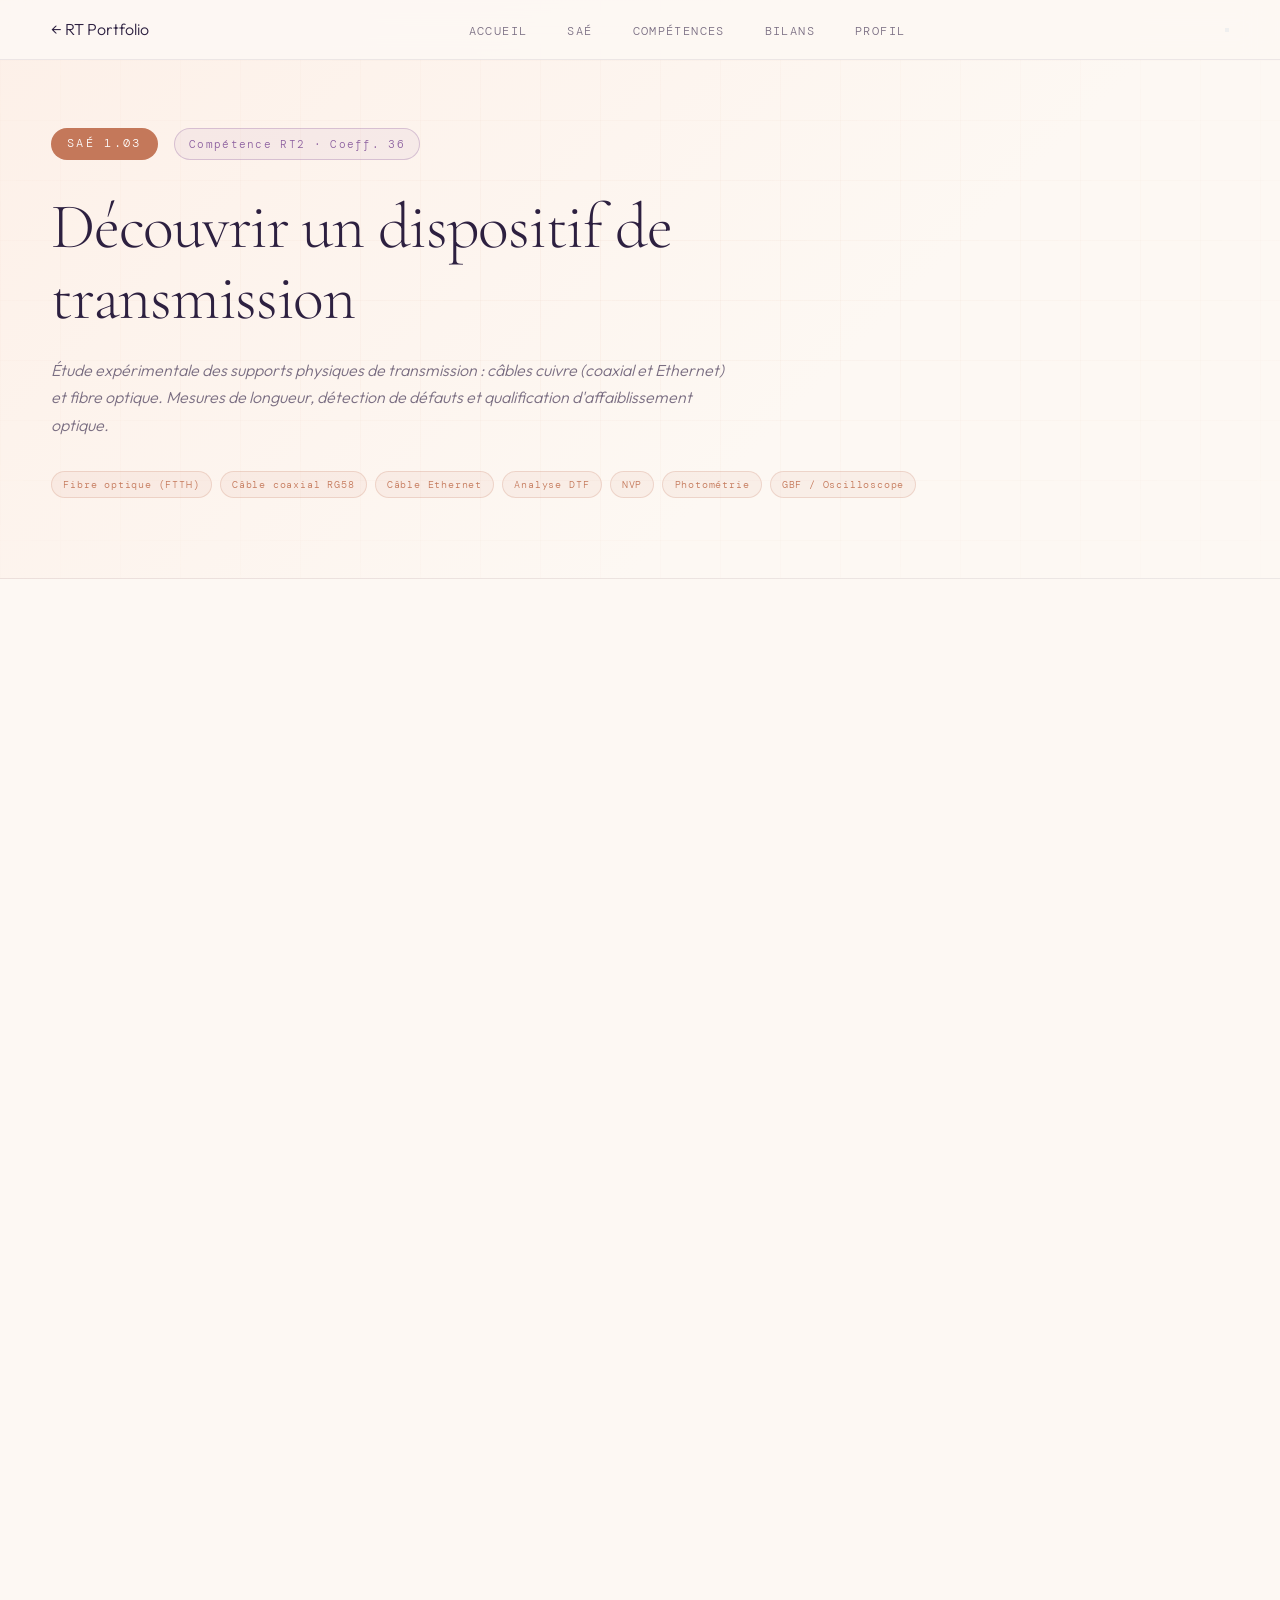
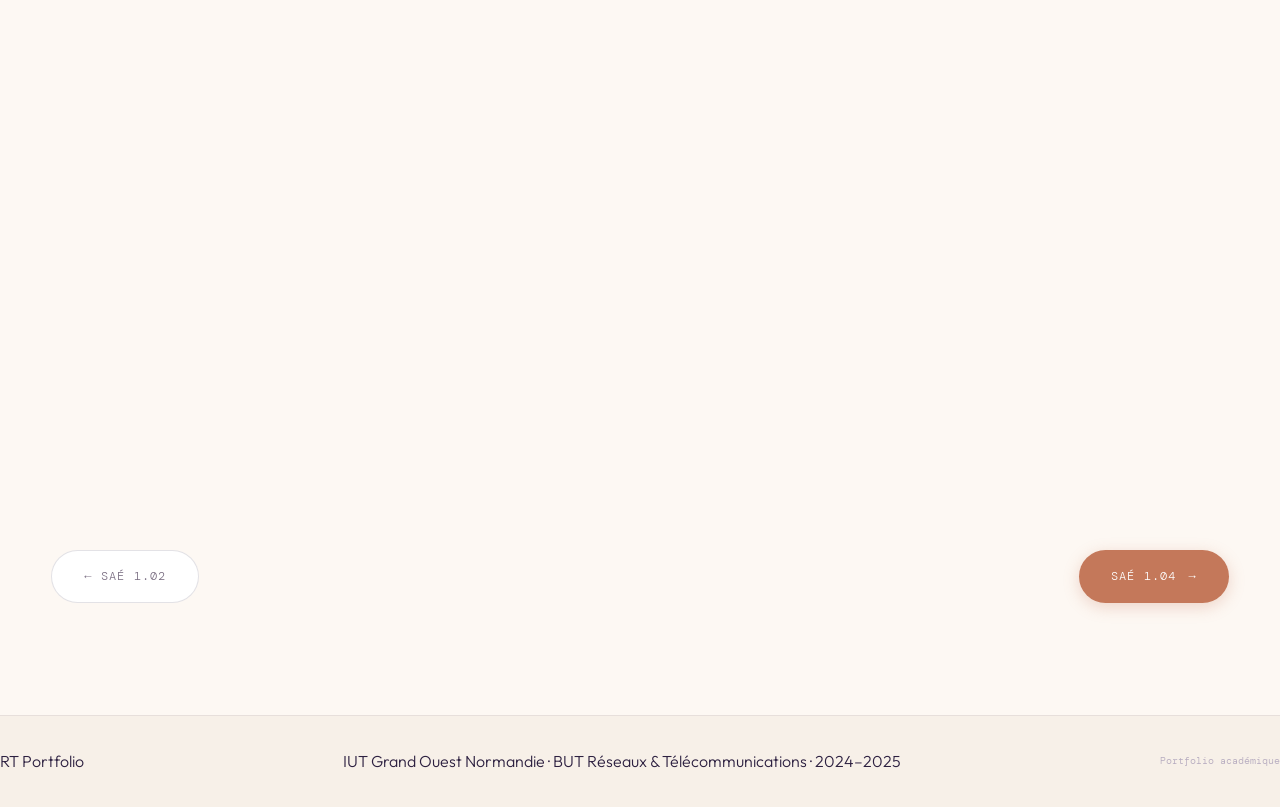
<file: sae-03.html>
<!DOCTYPE html>
<html lang="fr">
<head>
  <meta charset="UTF-8" />
  <meta name="viewport" content="width=device-width, initial-scale=1.0"/>
  <title>SAÉ 1.03 — Portfolio R&T</title>
  <link rel="stylesheet" href="style.css" />
  <link rel="preconnect" href="https://fonts.googleapis.com">
  <link href="https://fonts.googleapis.com/css2?family=Cormorant+Garamond:ital,wght@0,300;0,400;0,600;1,300;1,400&family=DM+Mono:wght@300;400&family=Outfit:wght@200;300;400;500&display=swap" rel="stylesheet">
</head>
<body>

  <nav class="nav" id="nav">
    <a href="index.html" class="nav-logo">← RT Portfolio</a>
    <ul class="nav-links">
      <li><a href="index.html#accueil">Accueil</a></li>
      <li><a href="index.html#projets">SAÉ</a></li>
      <li><a href="index.html#competences">Compétences</a></li>
      <li><a href="index.html#bilans">Bilans</a></li>
      <li><a href="index.html#presentation">Profil</a></li>
    </ul>
    <button class="nav-toggle" aria-label="menu">
      <span></span><span></span><span></span>
    </button>
  </nav>

  <section class="sae-page-hero">
    <div class="container">
      <div class="sae-page-eyebrow">
        <span class="sae-page-num">SAÉ 1.03</span>
        <span class="sae-page-badge">Compétence RT2 · Coeff. 36</span>
      </div>
      <h1 class="sae-page-title">Découvrir un dispositif de transmission</h1>
      <p class="sae-page-sub">Étude expérimentale des supports physiques de transmission : câbles cuivre (coaxial et Ethernet) et fibre optique. Mesures de longueur, détection de défauts et qualification d'affaiblissement optique.</p>
      <div class="sae-page-ac">
        <span class="ac-tag">Fibre optique (FTTH)</span>
        <span class="ac-tag">Câble coaxial RG58</span>
        <span class="ac-tag">Câble Ethernet</span>
        <span class="ac-tag">Analyse DTF</span>
        <span class="ac-tag">NVP</span>
        <span class="ac-tag">Photométrie</span>
        <span class="ac-tag">GBF / Oscilloscope</span>
      </div>
    </div>
  </section>

  <main class="sae-page-main">
    <div class="container">
      <div class="sae-page-grid">

        <section class="sae-section reveal">
          <div class="sae-section-label">01</div>
          <div class="sae-section-content">
            <h2>Contexte & Objectifs</h2>
            <p><strong>Problématique professionnelle :</strong> Le professionnel R&T est régulièrement amené à qualifier des supports de transmission lors d'interventions sur le terrain. Cette SAÉ reproduit partiellement les paramétrages et mesures qu'effectue un certificateur de câbles, permettant de comprendre les fondements techniques de la certification.</p>
            <p><strong>Supports étudiés :</strong> Câbles cuivre (coaxial type RG58 avec NVP à 66%, câble Ethernet avec câble étalon de 2 m) et liaison fibre optique de type FTTH (Fiber To The Home), représentative des liaisons vendues par les FAI.</p>
          </div>
        </section>

        <section class="sae-section reveal">
          <div class="sae-section-label">02</div>
          <div class="sae-section-content">
            <h2>Compétences et manipulations ciblées</h2>
            <ul class="sae-ac-list">
              <li><strong>Mesure DTF (Distance to Fault) :</strong> Utilisation d'un analyseur DTF pour déterminer la longueur d'un câble coaxial et localiser d'éventuels défauts.</li>
              <li><strong>Régime impulsionnel :</strong> Avec un GBF et un oscilloscope, relevé du temps de parcours d'une impulsion pour calculer la longueur du câble (cohérence avec la mesure DTF).</li>
              <li><strong>Calcul de la NVP :</strong> Détermination de la Nominal Velocity of Propagation d'un câble Ethernet à partir d'un câble étalon de référence, puis application au câble à caractériser.</li>
              <li><strong>Mesure photométrique (fibre optique) :</strong> Câblage d'une liaison FTTH, mesure de l'atténuation globale par photométrie pour qualifier la liaison.</li>
              <li><strong>Étude documentaire :</strong> Rédaction d'une fiche de synthèse A3 recto/verso recensant les formules clés et les étapes de certification d'un support de transmission.</li>
            </ul>
          </div>
        </section>

        <section class="sae-section reveal">
          <div class="sae-section-label">03</div>
          <div class="sae-section-content">
            <h2>Ma contribution & tâches réalisées</h2>
            <p>À compléter : décrivez les manipulations réalisées en TP et en projet. Précisez quels câbles vous avez caractérisés (coaxial imposé par groupe, liaison fibre allouée), les valeurs mesurées et les calculs effectués. Mentionnez les difficultés instrumentales rencontrées et comment vous les avez surmontées.</p>
          </div>
        </section>

        <section class="sae-section reveal">
          <div class="sae-section-label">04</div>
          <div class="sae-section-content">
            <h2>Traces & livrables</h2>
            <ul class="sae-traces-list">
              <li>Rapport de mesures cuivre (A4 recto-verso) : longueur câble coaxial + câble Ethernet par DTF et régime impulsionnel</li>
              <li>Rapport de mesures fibre optique (A4 recto-verso) : atténuation de la liaison FTTH câblée</li>
              <li>Fiche de synthèse documentaire manuscrite A3 (autorisée au QCM)</li>
              <li>QCM final sur ecampus</li>
            </ul>
          </div>
        </section>

        <section class="sae-section highlight-section reveal">
          <div class="sae-section-label">05</div>
          <div class="sae-section-content">
            <h2>Analyse réflexive</h2>
            <p><strong>Difficultés rencontrées :</strong> À compléter — par exemple : prise en main de l'analyseur DTF, compréhension du concept de NVP et de son influence sur la mesure, réalisation du câblage fibre et interprétation des valeurs d'atténuation.</p>
            <p><strong>Solutions apportées :</strong> À compléter — utilisation de la fiche de synthèse, calculs de vérification, comparaison entre mesure DTF et régime impulsionnel pour valider les résultats.</p>
            <p><strong>Ce que j'ai appris :</strong> À compléter — compréhension des propriétés physiques des supports de transmission, démarche de certification câble en contexte professionnel, maîtrise des appareils de mesure utilisés sur le terrain (analyseur DTF, photomètre).</p>
            <p><strong>Positionnement personnel :</strong> À compléter — évaluez votre niveau de maîtrise de la compétence RT2 après cette SAÉ.</p>
          </div>
        </section>

      </div>

      <div class="sae-page-nav-btns">
        <a href="sae-02.html" class="btn-secondary">← SAÉ 1.02</a>
        <a href="sae-04.html" class="btn-primary">SAÉ 1.04 <span class="arrow">→</span></a>
      </div>
    </div>
  </main>

  <footer class="footer">
    <div class="container footer-inner">
      <span class="footer-logo">RT Portfolio</span>
      <span class="footer-mention">IUT Grand Ouest Normandie · BUT Réseaux & Télécommunications · 2024–2025</span>
      <span class="footer-copy">Portfolio académique</span>
    </div>
  </footer>

  <script src="script.js"></script>
</body>
</html>
</file>
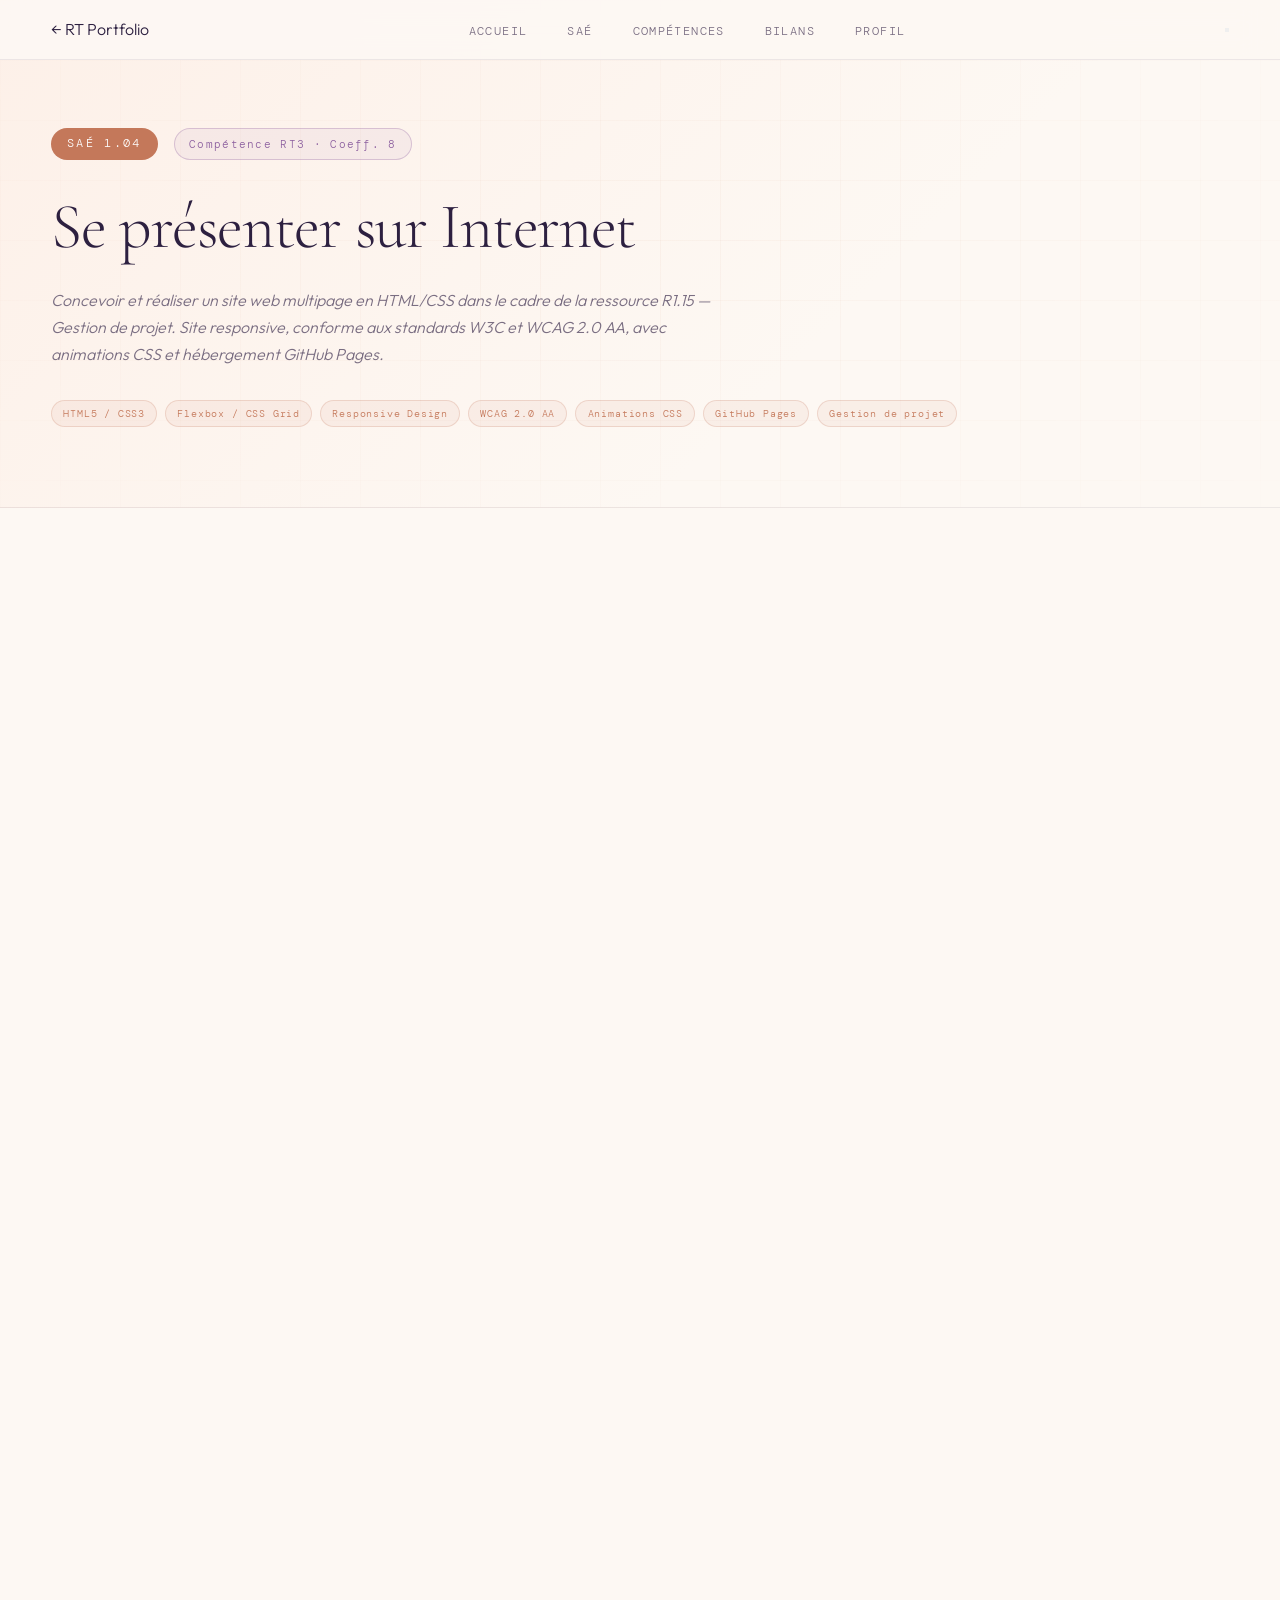
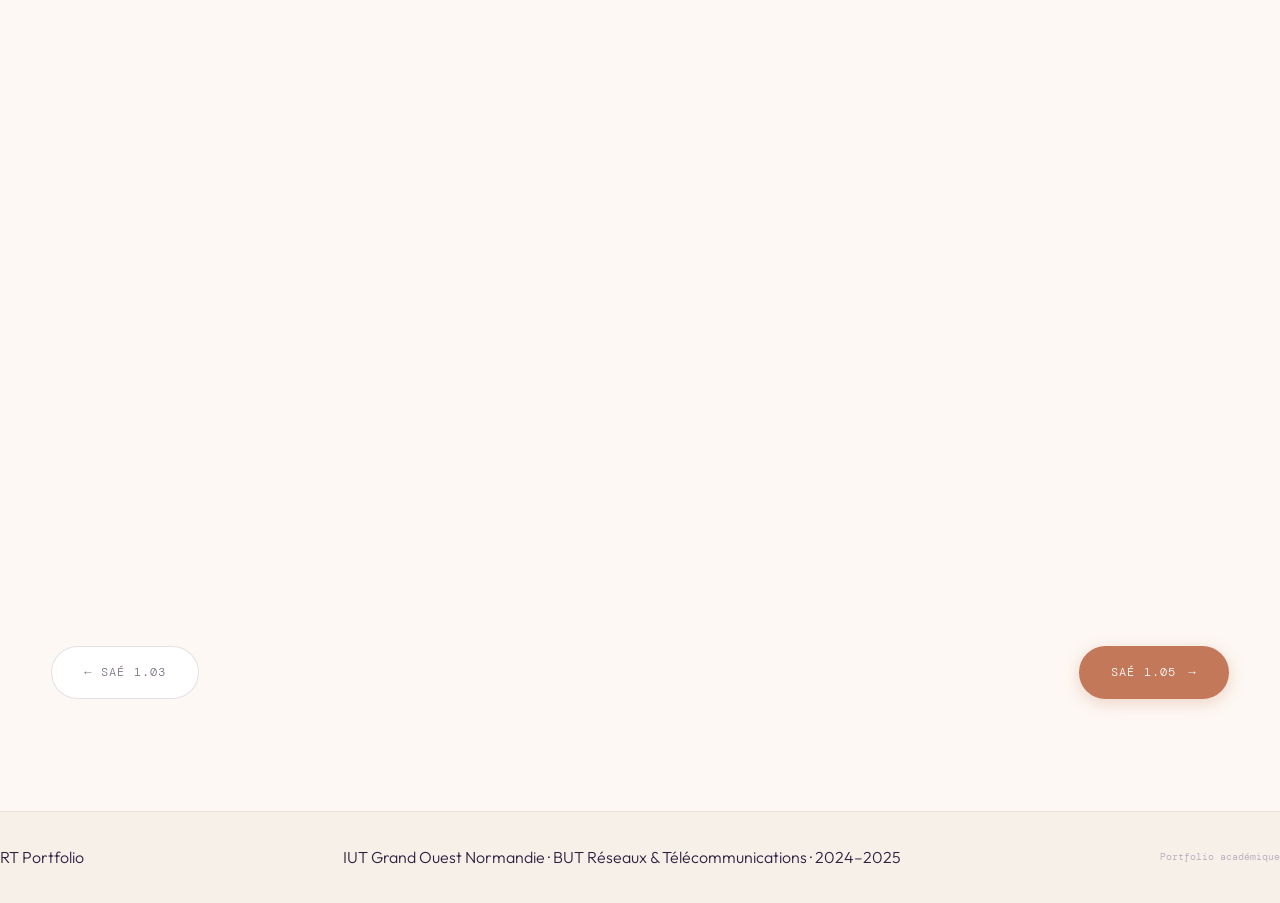
<file: sae-04.html>
<!DOCTYPE html>
<html lang="fr">
<head>
  <meta charset="UTF-8" />
  <meta name="viewport" content="width=device-width, initial-scale=1.0"/>
  <title>SAÉ 1.04 — Portfolio R&T</title>
  <link rel="stylesheet" href="style.css" />
  <link rel="preconnect" href="https://fonts.googleapis.com">
  <link href="https://fonts.googleapis.com/css2?family=Cormorant+Garamond:ital,wght@0,300;0,400;0,600;1,300;1,400&family=DM+Mono:wght@300;400&family=Outfit:wght@200;300;400;500&display=swap" rel="stylesheet">
</head>
<body>

  <nav class="nav" id="nav">
    <a href="index.html" class="nav-logo">← RT Portfolio</a>
    <ul class="nav-links">
      <li><a href="index.html#accueil">Accueil</a></li>
      <li><a href="index.html#projets">SAÉ</a></li>
      <li><a href="index.html#competences">Compétences</a></li>
      <li><a href="index.html#bilans">Bilans</a></li>
      <li><a href="index.html#presentation">Profil</a></li>
    </ul>
    <button class="nav-toggle" aria-label="menu">
      <span></span><span></span><span></span>
    </button>
  </nav>

  <section class="sae-page-hero">
    <div class="container">
      <div class="sae-page-eyebrow">
        <span class="sae-page-num">SAÉ 1.04</span>
        <span class="sae-page-badge">Compétence RT3 · Coeff. 8</span>
      </div>
      <h1 class="sae-page-title">Se présenter sur Internet</h1>
      <p class="sae-page-sub">Concevoir et réaliser un site web multipage en HTML/CSS dans le cadre de la ressource R1.15 — Gestion de projet. Site responsive, conforme aux standards W3C et WCAG 2.0 AA, avec animations CSS et hébergement GitHub Pages.</p>
      <div class="sae-page-ac">
        <span class="ac-tag">HTML5 / CSS3</span>
        <span class="ac-tag">Flexbox / CSS Grid</span>
        <span class="ac-tag">Responsive Design</span>
        <span class="ac-tag">WCAG 2.0 AA</span>
        <span class="ac-tag">Animations CSS</span>
        <span class="ac-tag">GitHub Pages</span>
        <span class="ac-tag">Gestion de projet</span>
      </div>
    </div>
  </section>

  <main class="sae-page-main">
    <div class="container">
      <div class="sae-page-grid">

        <section class="sae-section reveal">
          <div class="sae-section-label">01</div>
          <div class="sae-section-content">
            <h2>Contexte & Objectifs</h2>
            <p><strong>Projet :</strong> Dans le cadre de la SAÉ 1.04 — «Se présenter sur Internet» — et de la ressource R1.15 «Gestion de projet : Maîtriser les bases», réaliser un site web multipage au thème libre (sujet personnel ou hobby). Ce projet constitue à la fois un livrable technique et un exercice de gestion de projet.</p>
            <p><strong>Cahier des charges :</strong> Le site devra comporter au minimum trois pages (accueil visuelle, page dédiée au sujet, page à propos), utiliser une charte graphique cohérente, passer la validation W3C (HTML et CSS), être adaptatif (tablette, mobile, ordinateur), intégrer des animations CSS et être déposé sur un repository GitHub avec hébergement via GitHub Pages.</p>
            <p><strong>Notation :</strong> Design et UX/UI (4 pts), contenus et rédactionnel (4 pts), respect du cahier des charges (6 pts), livrables R1.15 — WBS, rétroplanning, tableau de suivi (6 pts).</p>
          </div>
        </section>

        <section class="sae-section reveal">
          <div class="sae-section-label">02</div>
          <div class="sae-section-content">
            <h2>Exigences techniques ciblées</h2>
            <ul class="sae-ac-list">
              <li><strong>Structure HTML sémantique :</strong> Utilisation des balises HTML5 appropriées, arborescence de pages cohérente avec navigation fonctionnelle.</li>
              <li><strong>CSS avancé :</strong> Flexbox et/ou CSS Grid pour la mise en page, variables CSS, charte graphique homogène sur l'ensemble des pages.</li>
              <li><strong>Responsive Web Design :</strong> Affichage correct sur ordinateur, tablette et mobile (media queries).</li>
              <li><strong>Accessibilité WCAG 2.0 AA :</strong> Contrastes suffisants, attributs alt sur les images, navigation au clavier fonctionnelle.</li>
              <li><strong>Animations CSS :</strong> Au moins une animation CSS significative (transition, keyframes, transform).</li>
              <li><strong>Versioning et déploiement :</strong> Repository GitHub avec commits porteurs de sens et hébergement sur GitHub Pages.</li>
            </ul>
          </div>
        </section>

        <section class="sae-section reveal">
          <div class="sae-section-label">03</div>
          <div class="sae-section-content">
            <h2>Ma contribution & tâches réalisées</h2>
            <p>À compléter : décrivez le thème choisi pour votre site, l'organisation du projet (WBS, rétroplanning), les pages créées, les choix de design (palette, typographie, layout), les animations implémentées et les difficultés rencontrées lors de la validation W3C ou du déploiement GitHub Pages. Indiquez le lien vers votre site hébergé.</p>
          </div>
        </section>

        <section class="sae-section reveal">
          <div class="sae-section-label">04</div>
          <div class="sae-section-content">
            <h2>Traces & livrables</h2>
            <ul class="sae-traces-list">
              <li>Site web multipage (≥ 3 pages) en HTML/CSS — lien GitHub Pages à renseigner</li>
              <li>Repository GitHub avec historique de commits significatifs</li>
              <li>README.md détaillé (présentation du projet, technologies, lien hébergement)</li>
              <li>WBS ou MindMap de planification</li>
              <li>Rétroplanning ou diagramme de Gantt</li>
              <li>Tableau de suivi (Trello ou Kanboard)</li>
            </ul>
          </div>
        </section>

        <section class="sae-section highlight-section reveal">
          <div class="sae-section-label">05</div>
          <div class="sae-section-content">
            <h2>Analyse réflexive</h2>
            <p><strong>Difficultés rencontrées :</strong> À compléter — par exemple : maîtrise de CSS Grid sur des mises en page complexes, gestion de la compatibilité navigateur, validation W3C des formulaires, respect des contrastes WCAG.</p>
            <p><strong>Solutions apportées :</strong> À compléter — utilisation du validateur W3C en cours de développement, tests sur plusieurs navigateurs, ajustements progressifs des media queries.</p>
            <p><strong>Ce que j'ai appris :</strong> À compléter — maîtrise du cycle complet de création d'un site web, de la conception à la mise en ligne, gestion de projet en autonomie avec des livrables planifiés, importance de l'accessibilité et des standards web.</p>
            <p><strong>Positionnement personnel :</strong> À compléter — évaluez votre niveau de maîtrise de la compétence RT3 après cette SAÉ et les aspects à approfondir (JavaScript, frameworks CSS, etc.).</p>
          </div>
        </section>

      </div>

      <div class="sae-page-nav-btns">
        <a href="sae-03.html" class="btn-secondary">← SAÉ 1.03</a>
        <a href="sae-05.html" class="btn-primary">SAÉ 1.05 <span class="arrow">→</span></a>
      </div>
    </div>
  </main>

  <footer class="footer">
    <div class="container footer-inner">
      <span class="footer-logo">RT Portfolio</span>
      <span class="footer-mention">IUT Grand Ouest Normandie · BUT Réseaux & Télécommunications · 2024–2025</span>
      <span class="footer-copy">Portfolio académique</span>
    </div>
  </footer>

  <script src="script.js"></script>
</body>
</html>
</file>
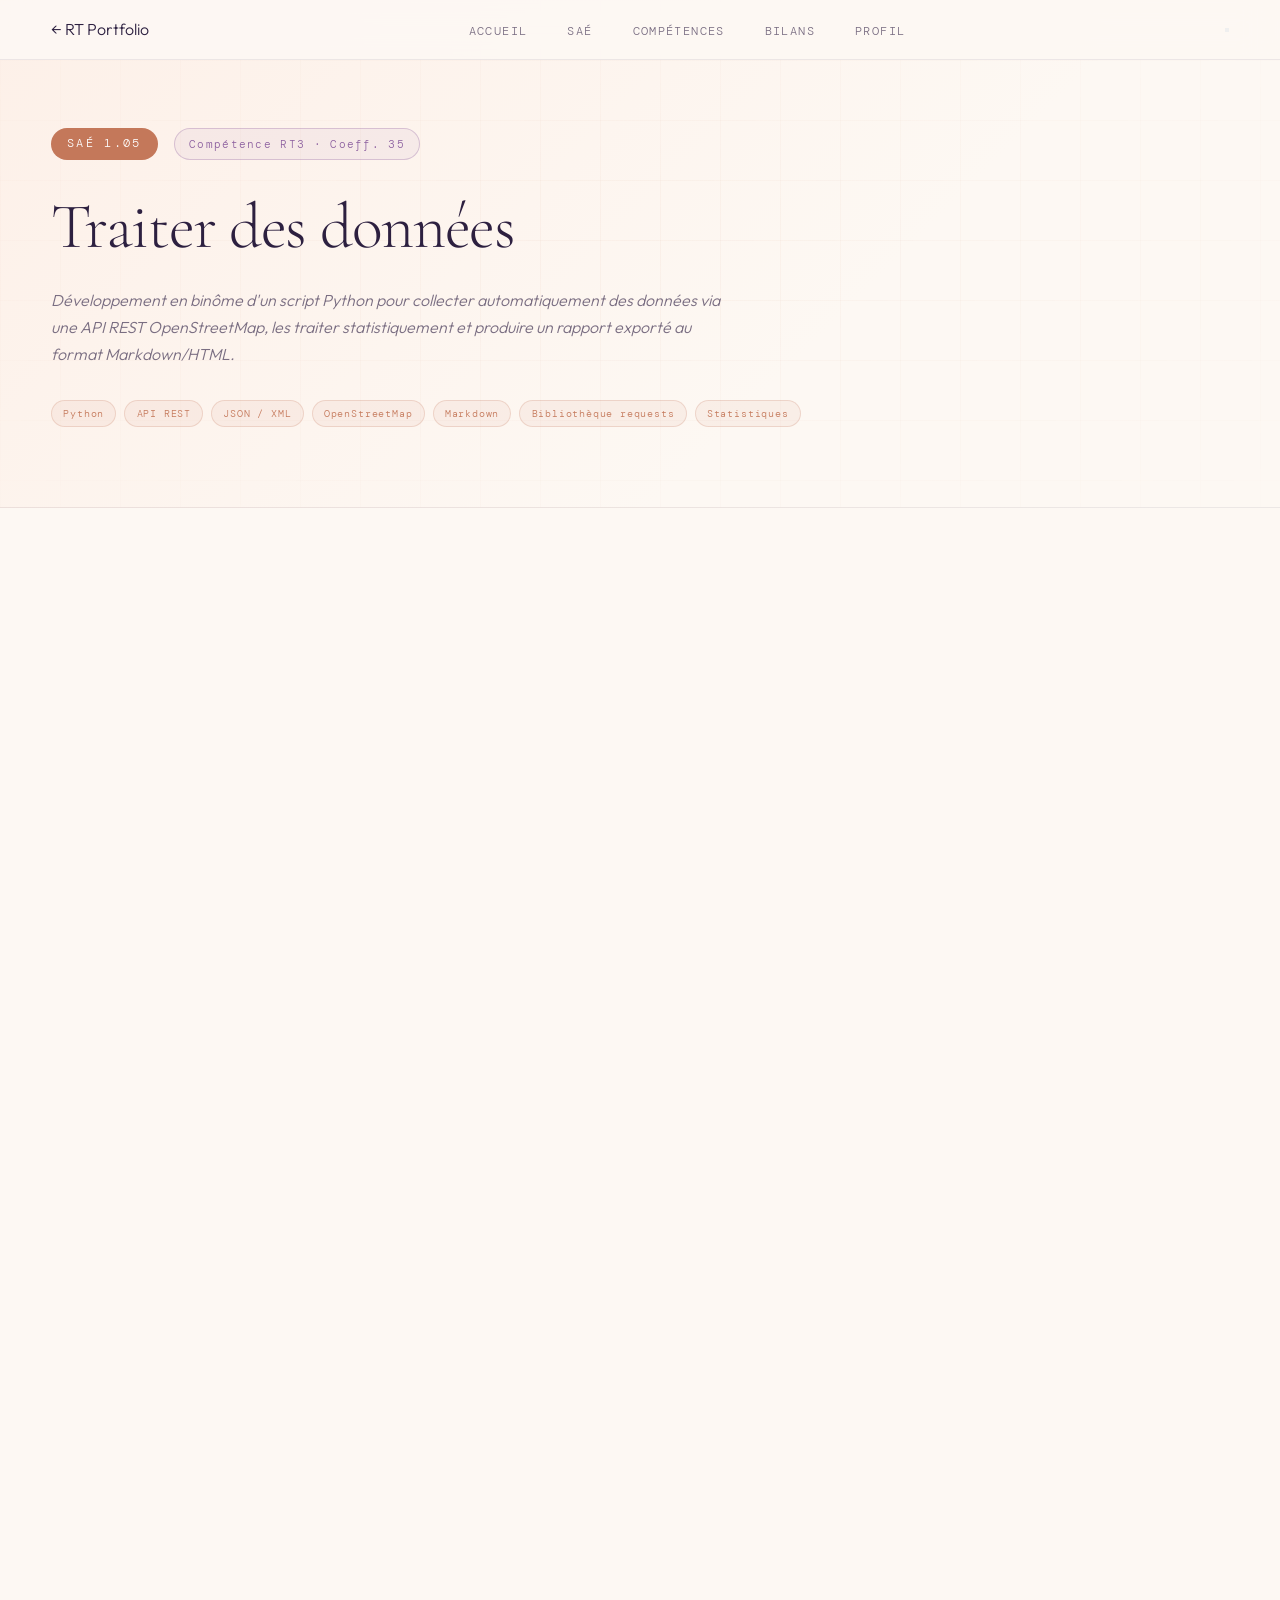
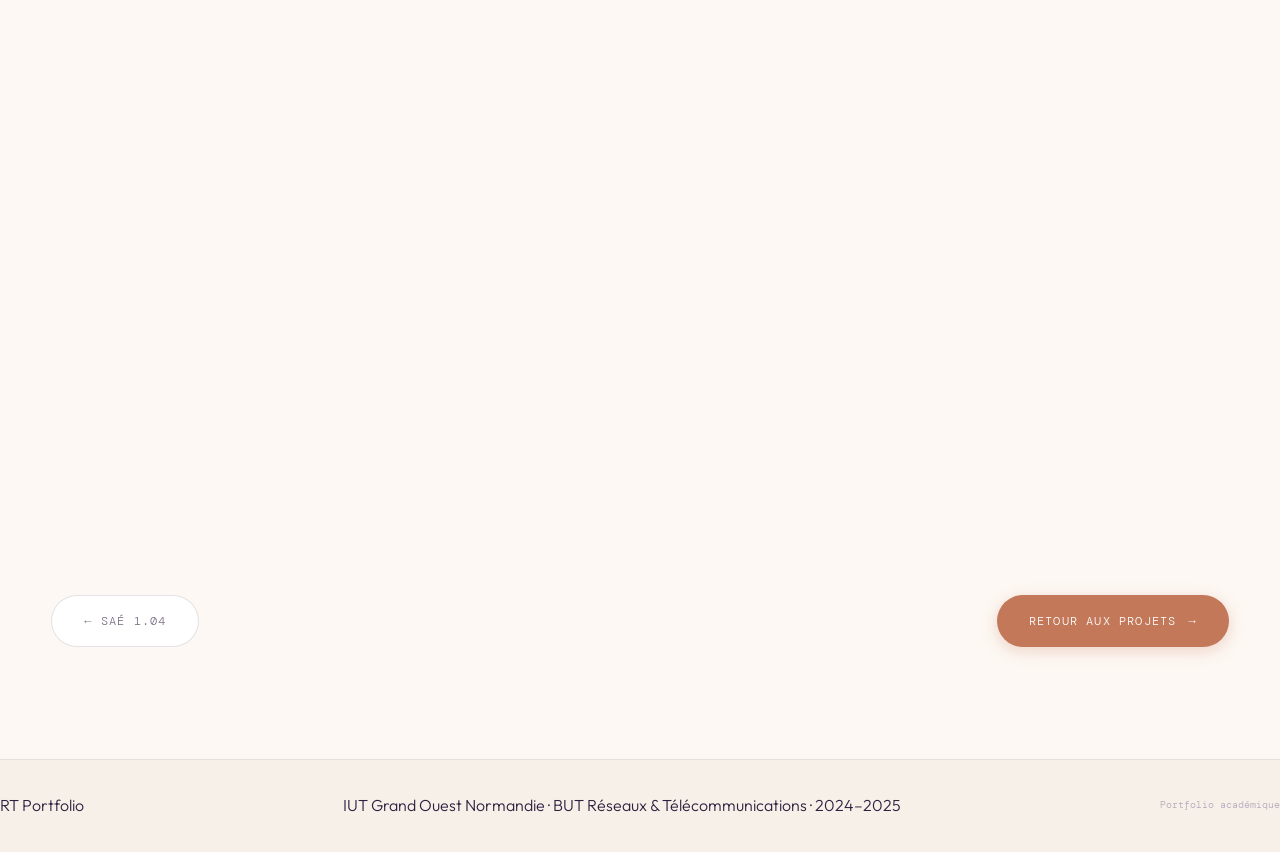
<file: sae-05.html>
<!DOCTYPE html>
<html lang="fr">
<head>
  <meta charset="UTF-8" />
  <meta name="viewport" content="width=device-width, initial-scale=1.0"/>
  <title>SAÉ 1.05 — Portfolio R&T</title>
  <link rel="stylesheet" href="style.css" />
  <link rel="preconnect" href="https://fonts.googleapis.com">
  <link href="https://fonts.googleapis.com/css2?family=Cormorant+Garamond:ital,wght@0,300;0,400;0,600;1,300;1,400&family=DM+Mono:wght@300;400&family=Outfit:wght@200;300;400;500&display=swap" rel="stylesheet">
</head>
<body>

  <nav class="nav" id="nav">
    <a href="index.html" class="nav-logo">← RT Portfolio</a>
    <ul class="nav-links">
      <li><a href="index.html#accueil">Accueil</a></li>
      <li><a href="index.html#projets">SAÉ</a></li>
      <li><a href="index.html#competences">Compétences</a></li>
      <li><a href="index.html#bilans">Bilans</a></li>
      <li><a href="index.html#presentation">Profil</a></li>
    </ul>
    <button class="nav-toggle" aria-label="menu">
      <span></span><span></span><span></span>
    </button>
  </nav>

  <section class="sae-page-hero">
    <div class="container">
      <div class="sae-page-eyebrow">
        <span class="sae-page-num">SAÉ 1.05</span>
        <span class="sae-page-badge">Compétence RT3 · Coeff. 35</span>
      </div>
      <h1 class="sae-page-title">Traiter des données</h1>
      <p class="sae-page-sub">Développement en binôme d'un script Python pour collecter automatiquement des données via une API REST OpenStreetMap, les traiter statistiquement et produire un rapport exporté au format Markdown/HTML.</p>
      <div class="sae-page-ac">
        <span class="ac-tag">Python</span>
        <span class="ac-tag">API REST</span>
        <span class="ac-tag">JSON / XML</span>
        <span class="ac-tag">OpenStreetMap</span>
        <span class="ac-tag">Markdown</span>
        <span class="ac-tag">Bibliothèque requests</span>
        <span class="ac-tag">Statistiques</span>
      </div>
    </div>
  </section>

  <main class="sae-page-main">
    <div class="container">
      <div class="sae-page-grid">

        <section class="sae-section reveal">
          <div class="sae-section-label">01</div>
          <div class="sae-section-content">
            <h2>Contexte & Objectifs</h2>
            <p><strong>Problématique professionnelle :</strong> Le professionnel R&T est régulièrement amené à traiter des données issues du système d'information de l'entreprise (état des équipements, utilisateurs, logs réseau). Ces données brutes doivent être traitées, nettoyées et présentées de façon synthétique, idéalement de manière automatisée via des scripts.</p>
            <p><strong>Mission confiée :</strong> En binôme, créer un programme Python capable de : (1) récolter des données via l'API REST OpenStreetMap, (2) mettre en forme les données selon les informations désirées, (3) effectuer des traitements statistiques, (4) exporter les résultats au format Markdown (et optionnellement en HTML via la bibliothèque Python <code>markdown</code>).</p>
            <p><strong>Organisation :</strong> Projet en binôme sur 13h à 20h en autonomie, avec deux points d'étape évalués (mi-projet et fin de projet). Note finale = moyenne entre note de projet et note de suivi.</p>
          </div>
        </section>

        <section class="sae-section reveal">
          <div class="sae-section-label">02</div>
          <div class="sae-section-content">
            <h2>Compétences techniques mobilisées</h2>
            <ul class="sae-ac-list">
              <li><strong>API REST et protocole HTTP :</strong> Compréhension du modèle requête/réponse REST, codes de statut HTTP (200, 404, 500…), paramètres d'URL, clés d'authentification.</li>
              <li><strong>Formats de données JSON et XML :</strong> Parsing et manipulation de données structurées avec Python (bibliothèques <code>json</code>, <code>requests</code>).</li>
              <li><strong>Programmation Python :</strong> Listes, dictionnaires, fonctions, boucles, gestion de fichiers, traitement statistique des données collectées.</li>
              <li><strong>Format Markdown :</strong> Syntaxe de balisage légère (titres, gras, listes, tableaux, images), compilation en HTML via la bibliothèque Python <code>markdown</code>.</li>
              <li><strong>Ressources mobilisées :</strong> R106, R107 (programmation), R108 (systèmes), R109 (technologies web), R115 (gestion de projet).</li>
            </ul>
          </div>
        </section>

        <section class="sae-section reveal">
          <div class="sae-section-label">03</div>
          <div class="sae-section-content">
            <h2>Ma contribution & tâches réalisées</h2>
            <p>À compléter : décrivez le jeu de données choisi sur OpenStreetMap (quelles données ? quelle zone géographique ?), la structure de votre script Python, les traitements statistiques effectués, le format du rapport Markdown produit et la répartition des tâches dans le binôme. Mentionnez les deux points d'étape et les retours obtenus.</p>
          </div>
        </section>

        <section class="sae-section reveal">
          <div class="sae-section-label">04</div>
          <div class="sae-section-content">
            <h2>Traces & livrables</h2>
            <ul class="sae-traces-list">
              <li>Script Python commenté et fonctionnel (collecte + traitement + export)</li>
              <li>Fichier de rapport généré au format Markdown (.md)</li>
              <li>Fichier HTML produit par compilation du Markdown (optionnel)</li>
              <li>Évaluation des deux points d'étape intermédiaires</li>
            </ul>
          </div>
        </section>

        <section class="sae-section highlight-section reveal">
          <div class="sae-section-label">05</div>
          <div class="sae-section-content">
            <h2>Analyse réflexive</h2>
            <p><strong>Difficultés rencontrées :</strong> À compléter — par exemple : compréhension de la structure JSON renvoyée par l'API OSM, gestion des erreurs HTTP, structuration du code Python en fonctions réutilisables, mise en forme du rapport Markdown.</p>
            <p><strong>Solutions apportées :</strong> À compléter — lecture de la documentation de l'API OSM, tests progressifs avec un petit jeu de données avant de passer à l'ensemble, débogage des requêtes via le navigateur.</p>
            <p><strong>Ce que j'ai appris :</strong> À compléter — compréhension du modèle REST et de son usage dans les SI, automatisation du traitement de données en Python, production de rapports lisibles par des humains et des machines, organisation du travail en binôme sur un projet de programmation.</p>
            <p><strong>Positionnement personnel :</strong> À compléter — évaluez votre niveau de maîtrise de la compétence RT3 après cette SAÉ, notamment sur l'axe programmation et traitement de données.</p>
          </div>
        </section>

      </div>

      <div class="sae-page-nav-btns">
        <a href="sae-04.html" class="btn-secondary">← SAÉ 1.04</a>
        <a href="index.html#projets" class="btn-primary">Retour aux projets <span class="arrow">→</span></a>
      </div>
    </div>
  </main>

  <footer class="footer">
    <div class="container footer-inner">
      <span class="footer-logo">RT Portfolio</span>
      <span class="footer-mention">IUT Grand Ouest Normandie · BUT Réseaux & Télécommunications · 2024–2025</span>
      <span class="footer-copy">Portfolio académique</span>
    </div>
  </footer>

  <script src="script.js"></script>
</body>
</html>
</file>
<file: style.css>
/* ── TOKENS ── */
:root {
  --bg:      #fdf8f3;
  --bg-alt:  #f7f0e8;
  --bg-dark: #2d2040;
  --card:    #ffffff;
  --border:  rgba(45,32,64,.08);
  --border2: rgba(45,32,64,.13);

  --peach:   #c4785a;
  --violet:  #8b5e9e;
  --gold:    #d4a84b;

  --text:    #2d2040;
  --muted:   #7a6e82;
  --dim:     #b4a9be;

  --serif: 'Cormorant Garamond', Georgia, serif;
  --sans:  'Outfit', sans-serif;
  --mono:  'DM Mono', monospace;

  --ease: cubic-bezier(.16,1,.3,1);
}

/* ── RESET ── */
*, *::before, *::after { box-sizing: border-box; margin: 0; padding: 0; }
html { scroll-behavior: smooth; font-size: 16px; }
body { background: var(--bg); color: var(--text); font-family: var(--sans); font-weight: 300; line-height: 1.7; overflow-x: hidden; }
a { color: inherit; text-decoration: none; }
ul { list-style: none; }

.wrap { width: min(1160px, 92vw); margin-inline: auto; }

/* ── NAV ── */
.nav {
  position: fixed; inset: 0 0 auto 0; z-index: 200;
  display: flex; align-items: center; justify-content: space-between;
  padding: 1rem 4vw;
  background: rgba(253,248,243,.92);
  backdrop-filter: blur(18px);
  border-bottom: 1px solid var(--border);
  transition: padding .3s var(--ease), box-shadow .3s;
}
.nav.scrolled { padding: .65rem 4vw; box-shadow: 0 2px 16px rgba(45,32,64,.07); }
.nav-brand { font-family: var(--serif); font-size: 1.1rem; color: var(--text); }
.nav-links { display: flex; gap: 2.5rem; }
.nav-links a { font-family: var(--mono); font-size: .72rem; letter-spacing: .12em; text-transform: uppercase; color: var(--muted); transition: color .2s; }
.nav-links a:hover { color: var(--peach); }
.nav-burger { display: none; flex-direction: column; gap: 5px; background: none; border: none; cursor: pointer; padding: 4px; }
.nav-burger span { display: block; width: 22px; height: 1.5px; background: var(--text); transition: .3s var(--ease); }

/* ── HERO ── */
.hero {
  position: relative;
  min-height: 100svh;
  display: flex; flex-direction: column;
  overflow: hidden;
}
.hero-panel {
  position: absolute; top: 0; right: 0;
  width: 44%; height: 100%;
  background: var(--bg-alt);
  clip-path: polygon(10% 0, 100% 0, 100% 100%, 0% 100%);
  z-index: 0;
}
.hero-inner {
  flex: 1;
  display: grid; grid-template-columns: 1fr 1fr;
  align-items: center;
  padding: 7rem 0 3rem;
  position: relative; z-index: 1;
  gap: 4rem;
}
.hero-left { }
.eyebrow {
  font-family: var(--mono); font-size: .7rem; letter-spacing: .2em; text-transform: uppercase;
  color: var(--peach); margin-bottom: 1.8rem;
  display: flex; align-items: center; gap: .7rem;
}
.eyebrow::before { content: ''; display: block; width: 1.8rem; height: 1.5px; background: var(--peach); flex-shrink: 0; }
.hero-h1 {
  font-family: var(--serif);
  font-size: clamp(3.8rem, 7.5vw, 7.5rem);
  font-weight: 300; line-height: .96; letter-spacing: -.03em;
  color: var(--text); margin-bottom: 1.8rem;
}
.hero-h1 em { display: block; font-style: italic; color: var(--peach); }
.hero-rule { width: 3rem; height: 2px; background: linear-gradient(90deg, var(--peach), var(--violet)); margin-bottom: 1.6rem; }
.hero-desc { font-size: 1.05rem; color: var(--muted); max-width: 380px; line-height: 1.75; margin-bottom: 2.4rem; }
.btn-cta {
  display: inline-flex; align-items: center; gap: .7rem;
  background: var(--peach); color: #fff;
  font-family: var(--mono); font-size: .75rem; letter-spacing: .12em; text-transform: uppercase;
  padding: .95rem 2rem; border-radius: 99px;
  box-shadow: 0 4px 20px rgba(196,120,90,.3);
  transition: background .3s var(--ease), transform .3s var(--ease), box-shadow .3s;
}
.btn-cta:hover { background: var(--violet); transform: translateY(-2px); box-shadow: 0 8px 28px rgba(139,94,158,.28); }

/* hero right */
.hero-right { display: flex; flex-direction: column; gap: 1.4rem; }
.profile-card {
  background: var(--card); border: 1.5px solid var(--border2); border-radius: 16px;
  padding: 1.4rem 1.6rem; display: flex; align-items: center; gap: 1.1rem;
  box-shadow: 0 2px 12px rgba(45,32,64,.07);
}
.pc-avatar {
  width: 52px; height: 52px; border-radius: 50%; flex-shrink: 0;
  background: linear-gradient(135deg, var(--peach), var(--violet));
  display: flex; align-items: center; justify-content: center;
  font-family: var(--serif); font-size: 1.2rem; color: #fff;
}
.pc-name { font-family: var(--serif); font-size: 1.15rem; color: var(--text); }
.pc-role { font-family: var(--mono); font-size: .63rem; letter-spacing: .1em; text-transform: uppercase; color: var(--peach); margin: .15rem 0; }
.pc-place { font-size: .8rem; color: var(--muted); }
.hero-stats {
  display: grid; grid-template-columns: repeat(3,1fr);
  border: 1.5px solid var(--border2); border-radius: 14px; overflow: hidden;
  background: var(--border);
  gap: 1px;
}
.stat { background: var(--card); padding: 1.2rem 1rem; text-align: center; transition: background .2s; }
.stat:hover { background: var(--bg-alt); }
.stat-n { display: block; font-family: var(--serif); font-size: 2.2rem; font-weight: 300; line-height: 1; color: var(--text); }
.stat-l { display: block; font-family: var(--mono); font-size: .6rem; letter-spacing: .12em; text-transform: uppercase; color: var(--muted); margin-top: .35rem; }

/* ticker */
.ticker { position: relative; z-index: 1; border-top: 1px solid var(--border2); padding: .85rem 0; overflow: hidden; }
.ticker-track {
  display: inline-flex; gap: 1.4rem; white-space: nowrap;
  font-family: var(--mono); font-size: .68rem; letter-spacing: .12em; text-transform: uppercase; color: var(--muted);
  animation: ticker 30s linear infinite;
}
.ticker-track span:nth-child(even) { color: var(--peach); }
@keyframes ticker { from { transform: translateX(0); } to { transform: translateX(-50%); } }

/* ── SECTION COMMONS ── */
.sec-kicker {
  font-family: var(--mono); font-size: .68rem; letter-spacing: .22em; text-transform: uppercase;
  color: var(--peach); margin-bottom: .7rem;
  display: flex; align-items: center; gap: .55rem;
}
.sec-kicker::before { content: ''; display: block; width: 1.4rem; height: 1.5px; background: var(--peach); flex-shrink: 0; }
.sec-h2 {
  font-family: var(--serif); font-size: clamp(2.2rem, 4vw, 3.8rem);
  font-weight: 300; line-height: 1.08; letter-spacing: -.02em; color: var(--text);
}
.sec-h2 em { font-style: italic; color: var(--peach); }

/* ── PROFIL ── */
.sec-profil { padding: 7rem 0; background: var(--bg-alt); border-top: 1px solid var(--border); }
.two-col { display: grid; grid-template-columns: 260px 1fr; gap: 5rem; align-items: start; }
.two-col-label { position: sticky; top: 5.5rem; }
.bio { font-size: 1.02rem; color: var(--muted); line-height: 1.82; margin-bottom: 1.4rem; }
.projection {
  border-left: 3px solid var(--violet);
  padding: .9rem 1.3rem; background: var(--card);
  border-radius: 0 12px 12px 0; margin-bottom: 2rem;
  box-shadow: 0 1px 8px rgba(45,32,64,.06);
}
.proj-kicker { font-family: var(--mono); font-size: .62rem; letter-spacing: .15em; text-transform: uppercase; color: var(--violet); margin-bottom: .45rem; }
.proj-text { font-size: .88rem; color: var(--muted); line-height: 1.65; }
.chips { display: flex; flex-wrap: wrap; gap: .5rem; }
.chips span {
  font-family: var(--mono); font-size: .65rem; letter-spacing: .06em;
  padding: .35rem .85rem; border: 1.5px solid var(--border2); border-radius: 99px;
  color: var(--muted); background: var(--card); transition: border-color .2s, color .2s;
}
.chips span:hover { border-color: var(--peach); color: var(--peach); }

/* ── SAÉ ACCORDÉON ── */
.sec-sae { padding: 7rem 0; background: var(--bg); border-top: 1px solid var(--border); }
.sae-head {
  display: flex; justify-content: space-between; align-items: flex-end;
  gap: 2rem; margin-bottom: 3rem; flex-wrap: wrap;
}
.sae-hint { font-family: var(--mono); font-size: .72rem; letter-spacing: .1em; color: var(--dim); text-transform: uppercase; }

.accordion { border: 1.5px solid var(--border2); border-radius: 20px; overflow: hidden; }

.acc-item { border-bottom: 1px solid var(--border); }
.acc-item:last-child { border-bottom: none; }

.acc-btn {
  width: 100%; background: var(--card); border: none; cursor: pointer;
  display: flex; align-items: center; gap: 1.2rem;
  padding: 1.6rem 2rem; text-align: left;
  transition: background .22s;
}
.acc-btn:hover, .acc-item.open .acc-btn { background: var(--bg-alt); }

.acc-left { display: flex; flex-direction: column; gap: .2rem; flex-shrink: 0; min-width: 90px; }
.acc-num { font-family: var(--mono); font-size: .66rem; letter-spacing: .15em; text-transform: uppercase; font-weight: 400; }
.acc-num.peach { color: var(--peach); }
.acc-num.gold   { color: var(--gold); }
.acc-num.violet { color: var(--violet); }
.acc-sub { font-family: var(--mono); font-size: .58rem; letter-spacing: .08em; color: var(--dim); }

.acc-title { font-family: var(--serif); font-size: 1.4rem; font-weight: 400; color: var(--text); flex: 1; line-height: 1.2; }

.acc-tags { display: flex; flex-wrap: wrap; gap: .4rem; flex-shrink: 0; }
.tag {
  font-family: var(--mono); font-size: .6rem; letter-spacing: .07em;
  padding: .2rem .65rem; border-radius: 99px; border: 1.5px solid;
}
.tag.peach  { color: var(--peach);  border-color: rgba(196,120,90,.3);  background: rgba(196,120,90,.07); }
.tag.gold   { color: var(--gold);   border-color: rgba(212,168,75,.3);   background: rgba(212,168,75,.07); }
.tag.violet { color: var(--violet); border-color: rgba(139,94,158,.3); background: rgba(139,94,158,.07); }

.acc-icon {
  font-size: 1.1rem; color: var(--dim); flex-shrink: 0;
  transition: transform .4s var(--ease), color .2s;
}
.acc-item.open .acc-icon { transform: rotate(180deg); color: var(--peach); }

/* body de l'accordéon — height:0 → height:auto avec max-height */
.acc-body {
  max-height: 0;
  overflow: hidden;
  transition: max-height .5s var(--ease);
}
.acc-item.open .acc-body { max-height: 800px; }

.acc-grid {
  display: grid; grid-template-columns: 1fr 1fr; gap: 2rem;
  padding: 2rem 2rem 1.5rem;
  background: var(--bg-alt);
}
.acc-grid-full { grid-column: 1 / -1; }
.acc-h4 {
  font-family: var(--mono); font-size: .62rem; letter-spacing: .15em; text-transform: uppercase;
  margin-bottom: .7rem;
}
.acc-h4.peach  { color: var(--peach); }
.acc-h4.gold   { color: var(--gold); }
.acc-h4.violet { color: var(--violet); }
.acc-grid p { font-size: .9rem; color: var(--muted); line-height: 1.72; }
.acc-ul { display: flex; flex-direction: column; gap: .35rem; }
.acc-ul li { font-size: .88rem; color: var(--muted); padding-left: 1rem; position: relative; }
.acc-ul li::before { content: '–'; position: absolute; left: 0; }
.acc-ul.peach  li::before { color: var(--peach); }
.acc-ul.gold   li::before { color: var(--gold); }
.acc-ul.violet li::before { color: var(--violet); }
.acc-link {
  display: inline-flex; align-items: center; gap: .5rem;
  font-family: var(--mono); font-size: .7rem; letter-spacing: .1em; text-transform: uppercase;
  padding: 1rem 2rem; background: var(--bg-alt);
  border-top: 1px solid var(--border);
  width: 100%; transition: gap .2s, background .2s;
}
.acc-link:hover { gap: .9rem; background: var(--bg); }
.acc-link.peach  { color: var(--peach); }
.acc-link.gold   { color: var(--gold); }
.acc-link.violet { color: var(--violet); }

/* ── COMPÉTENCES ── */
.sec-comp { padding: 7rem 0; background: var(--bg-alt); border-top: 1px solid var(--border); }
.comp-grid { display: grid; grid-template-columns: repeat(4,1fr); gap: 1.2rem; }
.comp-card {
  background: var(--card); border: 1.5px solid var(--border); border-radius: 16px;
  padding: 2rem 1.8rem; position: relative; overflow: hidden;
  transition: transform .3s var(--ease), box-shadow .3s;
}
.comp-card::after {
  content: ''; position: absolute; bottom: 0; left: 0; right: 0; height: 3px;
  transform: scaleX(0); transform-origin: left; transition: transform .35s var(--ease);
}
.comp-card[data-top="peach"]::after  { background: var(--peach); }
.comp-card[data-top="violet"]::after { background: var(--violet); }
.comp-card[data-top="gold"]::after   { background: var(--gold); }
.comp-card:hover { transform: translateY(-4px); box-shadow: 0 12px 40px rgba(45,32,64,.12); }
.comp-card:hover::after { transform: scaleX(1); }
.comp-wide { grid-column: span 2; }
.comp-dark { background: var(--bg-dark); border-color: var(--bg-dark); }
.comp-dark .comp-num, .comp-dark h3, .comp-dark p { color: rgba(255,255,255,.82); }
.comp-num { font-family: var(--mono); font-size: .62rem; letter-spacing: .15em; color: var(--dim); margin-bottom: 1.1rem; display: block; }
.comp-card h3 { font-family: var(--serif); font-size: 1.1rem; font-weight: 400; line-height: 1.3; margin-bottom: .65rem; color: var(--text); }
.comp-card p { font-size: .85rem; color: var(--muted); line-height: 1.6; margin-bottom: .9rem; }
.comp-refs { display: flex; gap: .4rem; flex-wrap: wrap; }
.comp-refs span { font-family: var(--mono); font-size: .6rem; letter-spacing: .08em; padding: .2rem .6rem; border: 1.5px solid var(--border2); border-radius: 99px; color: var(--dim); }

/* ── BILANS ── */
.sec-bilans { padding: 7rem 0; background: var(--bg); border-top: 1px solid var(--border); }
.bilans-stack { display: flex; flex-direction: column; border: 1.5px solid var(--border2); border-radius: 20px; overflow: hidden; }
.bilan { border-bottom: 1px solid var(--border); background: var(--card); transition: background .2s; }
.bilan:last-child { border-bottom: none; }
.bilan:hover { background: var(--bg-alt); }
.bilan-top { display: flex; align-items: flex-start; gap: 1.2rem; padding: 2rem 2.5rem 1.2rem; }
.bilan-badge { font-family: var(--mono); font-size: .68rem; letter-spacing: .1em; color: #fff; padding: .32rem .7rem; border-radius: 7px; flex-shrink: 0; margin-top: .2rem; }
.bilan-top h3 { font-family: var(--serif); font-size: 1.15rem; font-weight: 400; margin-bottom: .45rem; color: var(--text); }
.bilan-top p { font-size: .87rem; color: var(--muted); line-height: 1.65; }
.bilan-bot { display: flex; align-items: center; gap: 1.2rem; padding: .8rem 2.5rem 1.6rem; }
.prog { flex: 1; height: 4px; background: var(--bg-alt); border-radius: 99px; overflow: hidden; }
.prog-fill { height: 100%; border-radius: 99px; }
.prog-pct { font-family: var(--mono); font-size: .62rem; color: var(--dim); white-space: nowrap; flex-shrink: 0; }
.bilan-refs { display: flex; gap: .4rem; flex-wrap: wrap; margin-left: auto; }
.bilan-refs span { font-family: var(--mono); font-size: .6rem; letter-spacing: .08em; padding: .2rem .6rem; border: 1.5px solid var(--border2); border-radius: 99px; color: var(--dim); }

/* ── GITHUB ── */
.sec-github { padding: 5rem 0; background: var(--bg-alt); border-top: 1px solid var(--border); }
.gh-card {
  background: var(--card); border: 1.5px solid var(--border2); border-radius: 20px;
  overflow: hidden; box-shadow: 0 2px 16px rgba(45,32,64,.07);
}
.gh-intro {
  display: flex; align-items: center; gap: 1.2rem;
  padding: 1.8rem 2.2rem; border-bottom: 1px solid var(--border);
  color: var(--text);
}
.gh-intro svg { flex-shrink: 0; color: var(--text); }
.gh-intro h3 { font-family: var(--serif); font-size: 1.3rem; font-weight: 400; margin-bottom: .25rem; }
.gh-intro p { font-size: .88rem; color: var(--muted); }
.gh-steps { display: grid; grid-template-columns: repeat(4,1fr); gap: 0; }
.gh-step {
  padding: 1.6rem 1.8rem; border-right: 1px solid var(--border);
  display: flex; flex-direction: column; gap: .7rem;
}
.gh-step:last-child { border-right: none; }
.gh-n {
  width: 28px; height: 28px; border-radius: 50%; flex-shrink: 0;
  background: var(--peach); color: #fff;
  font-family: var(--mono); font-size: .72rem; font-weight: 400;
  display: flex; align-items: center; justify-content: center;
}
.gh-step strong { font-size: .92rem; font-weight: 500; color: var(--text); display: block; margin-bottom: .3rem; }
.gh-step p { font-size: .84rem; color: var(--muted); line-height: 1.6; }
.gh-step code { font-family: var(--mono); font-size: .78rem; background: rgba(196,120,90,.1); color: var(--peach); padding: .1rem .35rem; border-radius: 4px; }

/* ── FOOTER ── */
.footer { border-top: 1px solid var(--border); padding: 2rem 0; background: var(--bg-alt); }
.footer-inner { display: flex; align-items: center; justify-content: space-between; gap: 1rem; flex-wrap: wrap; }
.footer-name { font-family: var(--serif); font-size: 1rem; color: var(--text); }
.footer-mid { font-family: var(--mono); font-size: .62rem; letter-spacing: .07em; color: var(--dim); text-align: center; }
.footer-copy { font-family: var(--mono); font-size: .62rem; color: var(--dim); }

/* ── SAÉ DETAIL PAGES ── */
.nav .nav-brand { font-family: var(--serif); }
.sae-page-hero {
  padding: 8rem 4vw 5rem; border-bottom: 1px solid var(--border);
  background: linear-gradient(135deg, #fdf0e8 0%, var(--bg) 65%);
  position: relative; overflow: hidden;
}
.sae-page-hero::before {
  content: ''; position: absolute; inset: 0;
  background-image: linear-gradient(rgba(196,120,90,.05) 1px, transparent 1px),
                    linear-gradient(90deg, rgba(196,120,90,.05) 1px, transparent 1px);
  background-size: 60px 60px;
  mask-image: radial-gradient(ellipse 80% 80% at 50% 50%, black, transparent);
  pointer-events: none;
}
.sae-page-eyebrow { display: flex; align-items: center; gap: 1rem; margin-bottom: 2rem; flex-wrap: wrap; position: relative; }
.sae-page-num { font-family: var(--mono); font-size: .72rem; letter-spacing: .2em; text-transform: uppercase; color: #fff; background: var(--peach); padding: .4rem 1rem; border-radius: 99px; }
.sae-page-badge { font-family: var(--mono); font-size: .68rem; letter-spacing: .12em; color: var(--violet); border: 1.5px solid rgba(139,94,158,.3); padding: .35rem .9rem; border-radius: 99px; background: rgba(139,94,158,.06); }
.sae-page-title { font-family: var(--serif); font-size: clamp(2rem,5vw,4rem); font-weight: 300; line-height: 1.1; letter-spacing: -.02em; margin-bottom: 1.5rem; max-width: 800px; color: var(--text); position: relative; }
.sae-page-sub { font-size: 1rem; color: var(--muted); max-width: 680px; margin-bottom: 2rem; font-style: italic; line-height: 1.7; position: relative; }
.sae-page-ac { display: flex; flex-wrap: wrap; gap: .5rem; position: relative; }
.ac-tag { font-family: var(--mono); font-size: .63rem; letter-spacing: .08em; padding: .25rem .7rem; border: 1.5px solid rgba(196,120,90,.22); border-radius: 99px; color: var(--peach); background: rgba(196,120,90,.07); }
.sae-page-main { padding: 5rem 4vw 7rem; background: var(--bg); }
.sae-page-grid { display: flex; flex-direction: column; gap: 1.2rem; margin-bottom: 4rem; }
.sae-section { display: grid; grid-template-columns: 70px 1fr; background: var(--card); border-radius: 16px; border: 1.5px solid var(--border); overflow: hidden; transition: box-shadow .3s; }
.sae-section:hover { box-shadow: 0 8px 32px rgba(45,32,64,.10); }
.highlight-section { background: #fdf5f0; border-color: rgba(139,94,158,.2); border-left: 3px solid var(--violet); }
.sae-section-label { display: flex; align-items: flex-start; justify-content: center; padding-top: 2rem; font-family: var(--mono); font-size: .6rem; letter-spacing: .15em; color: var(--peach); border-right: 1.5px solid var(--border); background: rgba(196,120,90,.03); }
.sae-section-content { padding: 2rem 2.5rem; }
.sae-section-content h2 { font-family: var(--serif); font-size: 1.4rem; font-weight: 400; margin-bottom: 1.2rem; color: var(--text); }
.sae-section-content p { font-size: .9rem; color: var(--muted); line-height: 1.75; margin-bottom: .75rem; }
.sae-section-content p:last-child { margin-bottom: 0; }
.sae-section-content p strong { color: var(--violet); font-weight: 500; }
.sae-section-content code { font-family: var(--mono); font-size: .8rem; background: rgba(196,120,90,.09); padding: .15rem .4rem; border-radius: 4px; color: var(--peach); }
.sae-ac-list { list-style: none; display: flex; flex-direction: column; gap: .8rem; }
.sae-ac-list li { font-size: .88rem; color: var(--muted); line-height: 1.65; padding-left: 1.3rem; position: relative; }
.sae-ac-list li::before { content: '→'; position: absolute; left: 0; color: var(--peach); font-size: .75rem; }
.sae-ac-list li strong { color: var(--text); font-weight: 500; }
.sae-traces-list { list-style: none; display: flex; flex-direction: column; gap: .5rem; }
.sae-traces-list li { font-size: .88rem; color: var(--muted); padding-left: 1.2rem; position: relative; }
.sae-traces-list li::before { content: '–'; position: absolute; left: 0; color: var(--violet); }
.sae-page-nav-btns { display: flex; gap: 1rem; justify-content: space-between; flex-wrap: wrap; }
.btn-primary {
  display: inline-flex; align-items: center; gap: .75rem;
  background: var(--peach); color: #fff; font-family: var(--mono); font-size: .75rem;
  letter-spacing: .1em; text-transform: uppercase; padding: .95rem 2rem; border-radius: 99px;
  transition: background .3s var(--ease), transform .3s; box-shadow: 0 4px 16px rgba(196,120,90,.28);
}
.btn-primary:hover { background: var(--violet); transform: translateY(-2px); }
.btn-secondary {
  display: inline-flex; align-items: center; gap: .5rem;
  border: 1.5px solid var(--border2); color: var(--muted); background: var(--card);
  font-family: var(--mono); font-size: .75rem; letter-spacing: .1em; text-transform: uppercase;
  padding: .95rem 2rem; border-radius: 99px; transition: border-color .2s, color .2s, transform .3s;
}
.btn-secondary:hover { border-color: var(--peach); color: var(--peach); transform: translateY(-2px); }

/* ── REVEAL ── */
.reveal { opacity: 0; transform: translateY(26px); transition: opacity .65s ease, transform .65s ease; }
.reveal.visible { opacity: 1; transform: translateY(0); }

/* ── RESPONSIVE ── */
@media (max-width: 1100px) {
  .comp-grid { grid-template-columns: repeat(2,1fr); }
  .comp-wide { grid-column: span 1; }
  .gh-steps { grid-template-columns: repeat(2,1fr); }
  .gh-step:nth-child(2) { border-right: none; }
  .gh-step:nth-child(3) { border-top: 1px solid var(--border); }
  .gh-step:nth-child(4) { border-top: 1px solid var(--border); border-right: none; }
}
@media (max-width: 900px) {
  .nav-links { display: none; }
  .nav-links.open {
    display: flex; flex-direction: column; position: fixed;
    inset: 64px 0 0 0; background: var(--bg);
    padding: 3rem 2rem; gap: 2rem; z-index: 199;
  }
  .nav-links.open a { font-size: 1.2rem; }
  .nav-burger { display: flex; }
  .hero-panel { display: none; }
  .hero-inner { grid-template-columns: 1fr; gap: 3rem; padding-top: 6rem; }
  .two-col { grid-template-columns: 1fr; gap: 2.5rem; }
  .two-col-label { position: static; }
  .sae-head { flex-direction: column; align-items: flex-start; }
  .acc-btn { flex-wrap: wrap; }
  .acc-tags { order: 3; flex-basis: 100%; margin-top: .3rem; }
  .comp-grid { grid-template-columns: 1fr; }
  .bilan-bot { flex-wrap: wrap; }
  .bilan-refs { margin-left: 0; }
  .gh-steps { grid-template-columns: 1fr; }
  .gh-step { border-right: none !important; border-top: 1px solid var(--border); }
  .gh-step:first-child { border-top: none; }
  .footer-inner { flex-direction: column; text-align: center; }
  .sae-section { grid-template-columns: 1fr; }
  .sae-section-label { border-right: none; border-bottom: 1.5px solid var(--border); padding: 1rem 1.5rem; justify-content: flex-start; }
  .sae-page-nav-btns { flex-direction: column; }
  .sae-page-nav-btns a { justify-content: center; }
}
@media (max-width: 600px) {
  .hero-stats { grid-template-columns: repeat(3,1fr); }
  .acc-title { font-size: 1.1rem; }
  .acc-grid { grid-template-columns: 1fr; }
  .acc-grid-full { grid-column: 1; }
  .sae-section-content { padding: 1.5rem 1.1rem; }
}
</file>
